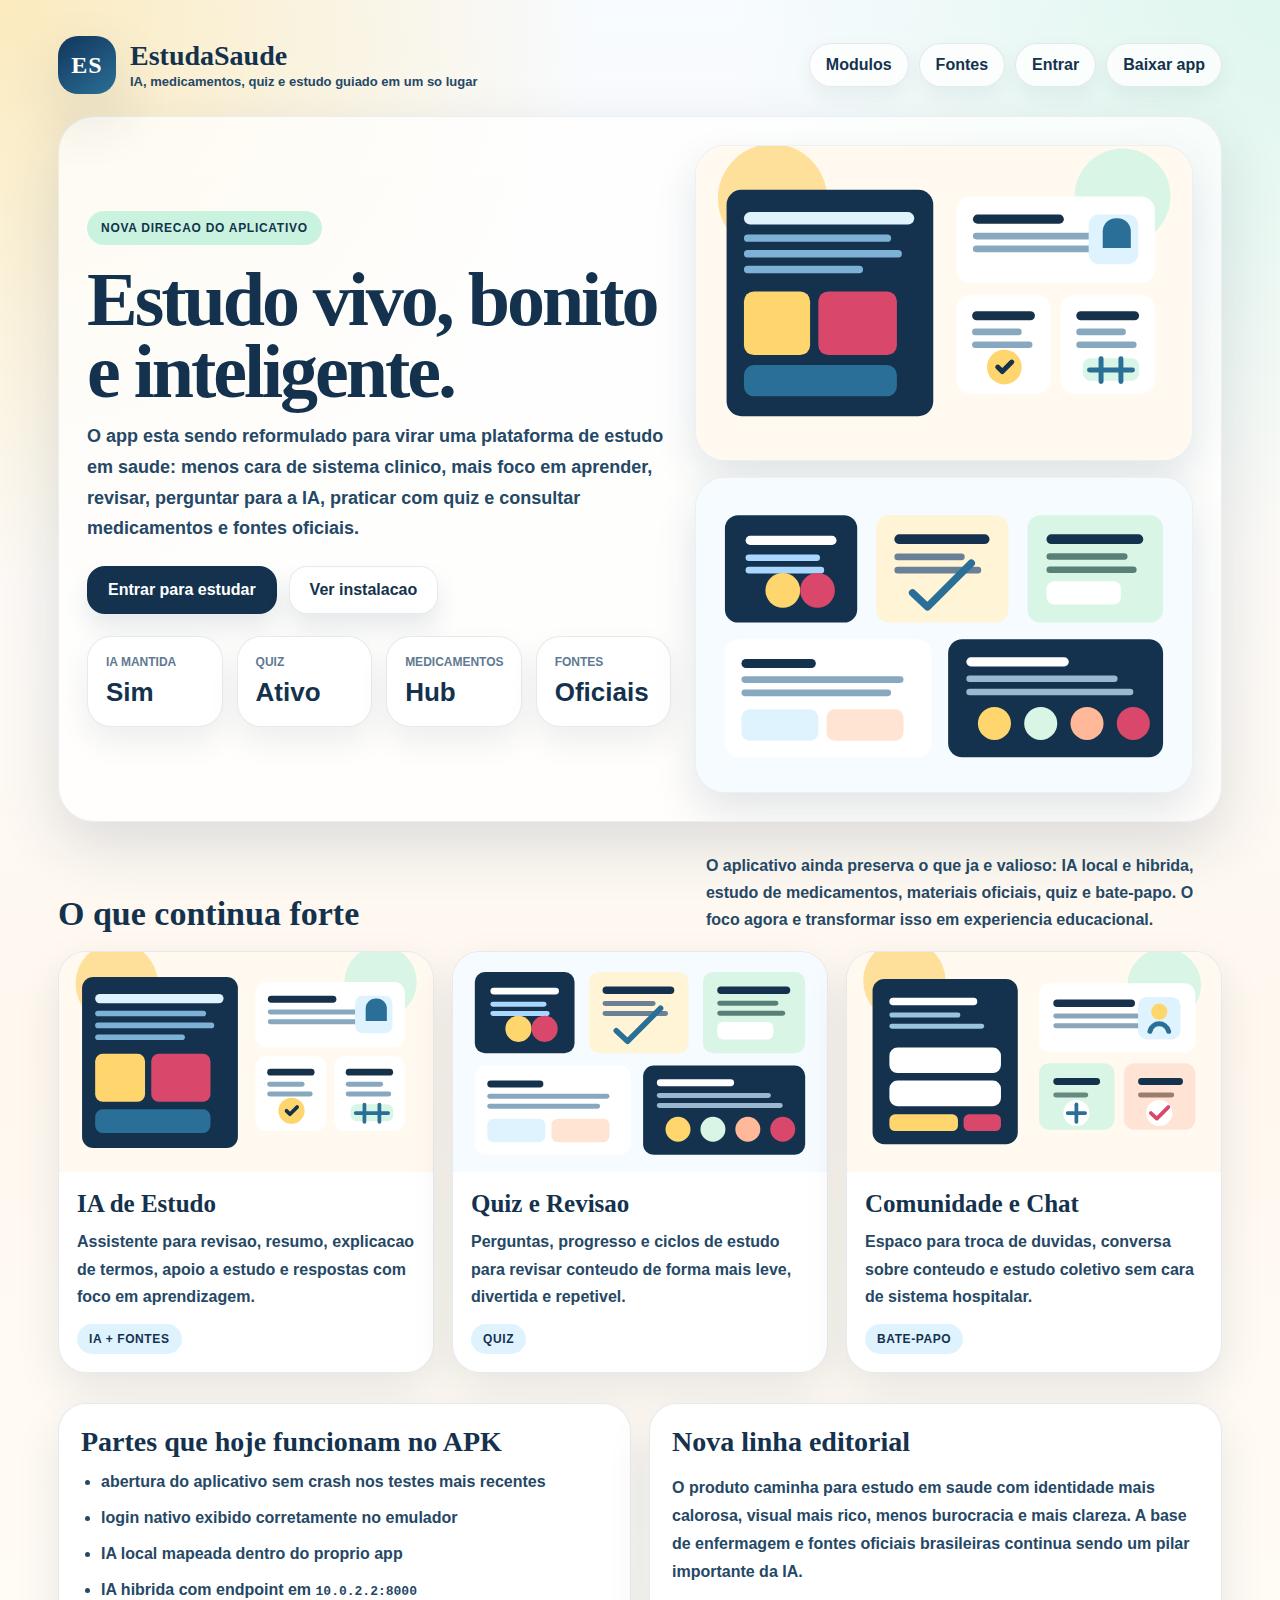
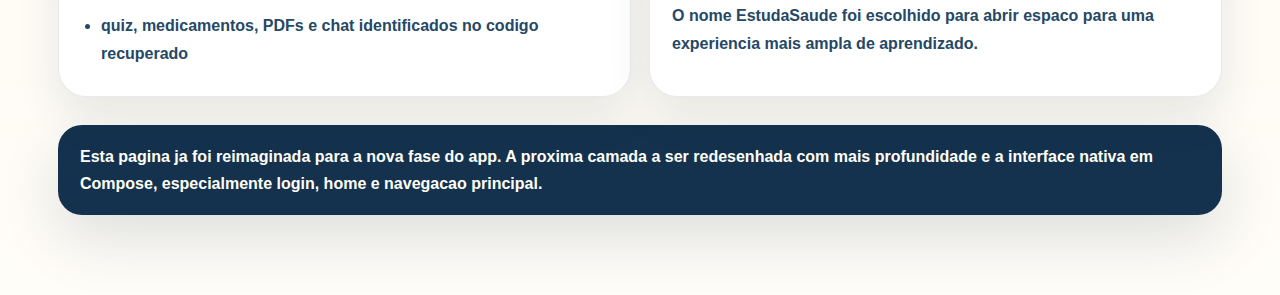
<file: app/src/main/assets/site/index.html>
<!doctype html>
<html lang="pt-BR">
<head>
  <meta charset="utf-8" />
  <meta name="viewport" content="width=device-width, initial-scale=1" />
  <meta name="theme-color" content="#12355b" />
  <meta name="description" content="EstudaSaude: plataforma de estudo com IA, quiz, medicamentos, fontes oficiais e comunidade." />
  <title>EstudaSaude - Plataforma de estudo em saude</title>
  <style>
    :root{--ink:#14324d;--ink-2:#254866;--sky:#dff3ff;--paper:#fffdf8;--mint:#c9f3df;--sun:#ffd66e;--peach:#ffb08c;--berry:#d9486b;--line:rgba(20,50,77,.10);--shadow:0 24px 60px rgba(20,50,77,.14);--radius:28px}
    *{box-sizing:border-box} body{margin:0;font-family:Georgia,"Times New Roman",serif;color:var(--ink);background:radial-gradient(circle at top left, rgba(255,214,110,.45), transparent 26%),radial-gradient(circle at top right, rgba(201,243,223,.55), transparent 24%),linear-gradient(180deg,#f8fbff 0%, #fff8ef 55%, #fffdf8 100%)} img{display:block;max-width:100%} a{text-decoration:none;color:inherit}
    .shell{max-width:1200px;margin:0 auto;padding:24px 18px 80px}.topbar{display:flex;justify-content:space-between;align-items:center;gap:16px;padding:12px 0 22px}.brand{display:flex;align-items:center;gap:14px}.brand-mark{width:58px;height:58px;border-radius:20px;background:linear-gradient(145deg,#12355b,#2a6f97);box-shadow:var(--shadow);display:grid;place-items:center;color:#fffdf8;font-weight:900;font-size:24px;letter-spacing:.04em}.brand h1{margin:0;font-size:28px;line-height:1;font-weight:900}.brand p{margin:4px 0 0;font-family:Arial,Helvetica,sans-serif;font-size:13px;color:var(--ink-2);font-weight:700}
    .nav{display:flex;flex-wrap:wrap;gap:10px;font-family:Arial,Helvetica,sans-serif}.nav a{padding:12px 16px;border-radius:999px;background:rgba(255,255,255,.76);border:1px solid var(--line);font-weight:800;box-shadow:0 8px 20px rgba(20,50,77,.06)}
    .hero{display:grid;grid-template-columns:1.08fr .92fr;gap:24px;align-items:center;background:rgba(255,255,255,.72);border:1px solid rgba(20,50,77,.08);box-shadow:var(--shadow);border-radius:36px;padding:28px;overflow:hidden}
    .hero-copy .eyebrow{display:inline-flex;align-items:center;gap:10px;border-radius:999px;padding:10px 14px;background:var(--mint);font-family:Arial,Helvetica,sans-serif;font-size:12px;font-weight:900;text-transform:uppercase;letter-spacing:.06em}
    .hero h2{margin:18px 0 14px;font-size:clamp(40px,6vw,76px);line-height:.95;letter-spacing:-.04em}.hero p{margin:0;max-width:58ch;font-family:Arial,Helvetica,sans-serif;font-size:18px;line-height:1.7;color:var(--ink-2);font-weight:600}
    .cta-row{display:flex;gap:12px;flex-wrap:wrap;margin-top:22px;font-family:Arial,Helvetica,sans-serif}.btn{padding:14px 20px;border-radius:18px;border:1px solid transparent;font-weight:900;box-shadow:0 14px 24px rgba(20,50,77,.10)}.btn-primary{background:#14324d;color:#fff}.btn-soft{background:#fff;border-color:var(--line)}
    .hero-visual{display:grid;gap:16px}.visual-card{border-radius:30px;overflow:hidden;background:#fff;border:1px solid rgba(20,50,77,.08);box-shadow:0 18px 42px rgba(20,50,77,.12)}
    .stats{margin-top:22px;display:grid;grid-template-columns:repeat(4,minmax(0,1fr));gap:14px;font-family:Arial,Helvetica,sans-serif}.stat{border-radius:24px;padding:18px;background:#fff;border:1px solid var(--line);box-shadow:0 14px 30px rgba(20,50,77,.08)}.stat .k{font-size:12px;font-weight:900;text-transform:uppercase;color:#5f7a92}.stat .v{margin-top:8px;font-size:26px;font-weight:900}
    .section{margin-top:30px;display:grid;gap:18px}.section-head{display:flex;justify-content:space-between;align-items:end;gap:16px}.section-head h3{margin:0;font-size:34px}.section-head p{margin:0;max-width:58ch;font-family:Arial,Helvetica,sans-serif;color:var(--ink-2);line-height:1.7;font-weight:600}
    .module-grid{display:grid;grid-template-columns:repeat(3,minmax(0,1fr));gap:18px}.module{background:#fff;border:1px solid var(--line);border-radius:28px;overflow:hidden;box-shadow:0 18px 44px rgba(20,50,77,.10)}.module img{width:100%;height:220px;object-fit:cover;background:#e9f4fb}.module-body{padding:18px}.module-body h4{margin:0 0 10px;font-size:25px}.module-body p{margin:0;font-family:Arial,Helvetica,sans-serif;line-height:1.7;color:var(--ink-2);font-weight:600}.module-tag{display:inline-block;margin-top:14px;padding:8px 12px;border-radius:999px;background:var(--sky);font-family:Arial,Helvetica,sans-serif;font-size:12px;font-weight:900;text-transform:uppercase;letter-spacing:.05em}
    .split{display:grid;grid-template-columns:1fr 1fr;gap:18px}.panel{background:#fff;border:1px solid var(--line);border-radius:28px;padding:22px;box-shadow:0 18px 44px rgba(20,50,77,.10)}.panel h4{margin:0 0 10px;font-size:28px}.panel p,.panel li{font-family:Arial,Helvetica,sans-serif;color:var(--ink-2);line-height:1.75;font-weight:600}.panel ul{margin:0;padding-left:20px}.panel li+li{margin-top:8px}
    .footer-note{margin-top:28px;padding:18px 22px;border-radius:24px;background:#14324d;color:#fffef7;font-family:Arial,Helvetica,sans-serif;line-height:1.7;font-weight:700;box-shadow:var(--shadow)}
    @media (max-width:980px){.hero,.split,.module-grid{grid-template-columns:1fr}.stats{grid-template-columns:repeat(2,minmax(0,1fr))}} @media (max-width:640px){.topbar,.section-head{display:block}.nav{margin-top:14px}.stats{grid-template-columns:1fr}.hero{padding:20px}.module img{height:190px}}
  </style>
</head>
<body>
  <main class="shell">
    <header class="topbar">
      <div class="brand"><div class="brand-mark">ES</div><div><h1>EstudaSaude</h1><p>IA, medicamentos, quiz e estudo guiado em um so lugar</p></div></div>
      <nav class="nav"><a href="#modulos">Modulos</a><a href="#fontes">Fontes</a><a href="./login.html?mode=login">Entrar</a><a href="./download-app.html">Baixar app</a></nav>
    </header>
    <section class="hero">
      <div class="hero-copy">
        <span class="eyebrow">Nova direcao do aplicativo</span>
        <h2>Estudo vivo, bonito e inteligente.</h2>
        <p>O app esta sendo reformulado para virar uma plataforma de estudo em saude: menos cara de sistema clinico, mais foco em aprender, revisar, perguntar para a IA, praticar com quiz e consultar medicamentos e fontes oficiais.</p>
        <div class="cta-row"><a class="btn btn-primary" href="./login.html?mode=login">Entrar para estudar</a><a class="btn btn-soft" href="./download-app.html">Ver instalacao</a></div>
        <div class="stats">
          <div class="stat"><div class="k">IA mantida</div><div class="v">Sim</div></div>
          <div class="stat"><div class="k">Quiz</div><div class="v">Ativo</div></div>
          <div class="stat"><div class="k">Medicamentos</div><div class="v">Hub</div></div>
          <div class="stat"><div class="k">Fontes</div><div class="v">Oficiais</div></div>
        </div>
      </div>
      <div class="hero-visual">
        <div class="visual-card"><img src="./img/hero-study.svg" alt="Painel ilustrado com estudo, quiz, IA e materiais" /></div>
        <div class="visual-card"><img src="./img/modules-collage.svg" alt="Colagem visual dos modulos de estudo" /></div>
      </div>
    </section>
    <section class="section" id="modulos">
      <div class="section-head">
        <h3>O que continua forte</h3>
        <p>O aplicativo ainda preserva o que ja e valioso: IA local e hibrida, estudo de medicamentos, materiais oficiais, quiz e bate-papo. O foco agora e transformar isso em experiencia educacional.</p>
      </div>
      <div class="module-grid">
        <article class="module"><img src="./img/hero-study.svg" alt="Ilustracao do modulo de IA de estudo" /><div class="module-body"><h4>IA de Estudo</h4><p>Assistente para revisao, resumo, explicacao de termos, apoio a estudo e respostas com foco em aprendizagem.</p><span class="module-tag">IA + fontes</span></div></article>
        <article class="module"><img src="./img/modules-collage.svg" alt="Ilustracao do modulo de quiz e revisao" /><div class="module-body"><h4>Quiz e Revisao</h4><p>Perguntas, progresso e ciclos de estudo para revisar conteudo de forma mais leve, divertida e repetivel.</p><span class="module-tag">Quiz</span></div></article>
        <article class="module"><img src="./img/login-fun.svg" alt="Ilustracao do modulo de chat e comunidade" /><div class="module-body"><h4>Comunidade e Chat</h4><p>Espaco para troca de duvidas, conversa sobre conteudo e estudo coletivo sem cara de sistema hospitalar.</p><span class="module-tag">Bate-papo</span></div></article>
      </div>
    </section>
    <section class="section">
      <div class="split">
        <article class="panel"><h4>Partes que hoje funcionam no APK</h4><ul><li>abertura do aplicativo sem crash nos testes mais recentes</li><li>login nativo exibido corretamente no emulador</li><li>IA local mapeada dentro do proprio app</li><li>IA hibrida com endpoint em <code>10.0.2.2:8000</code></li><li>quiz, medicamentos, PDFs e chat identificados no codigo recuperado</li></ul></article>
        <article class="panel" id="fontes"><h4>Nova linha editorial</h4><p>O produto caminha para estudo em saude com identidade mais calorosa, visual mais rico, menos burocracia e mais clareza. A base de enfermagem e fontes oficiais brasileiras continua sendo um pilar importante da IA.</p><p>O nome <strong>EstudaSaude</strong> foi escolhido para abrir espaco para uma experiencia mais ampla de aprendizado.</p></article>
      </div>
    </section>
    <section class="footer-note">Esta pagina ja foi reimaginada para a nova fase do app. A proxima camada a ser redesenhada com mais profundidade e a interface nativa em Compose, especialmente login, home e navegacao principal.</section>
  </main>
</body>
</html>
</file>
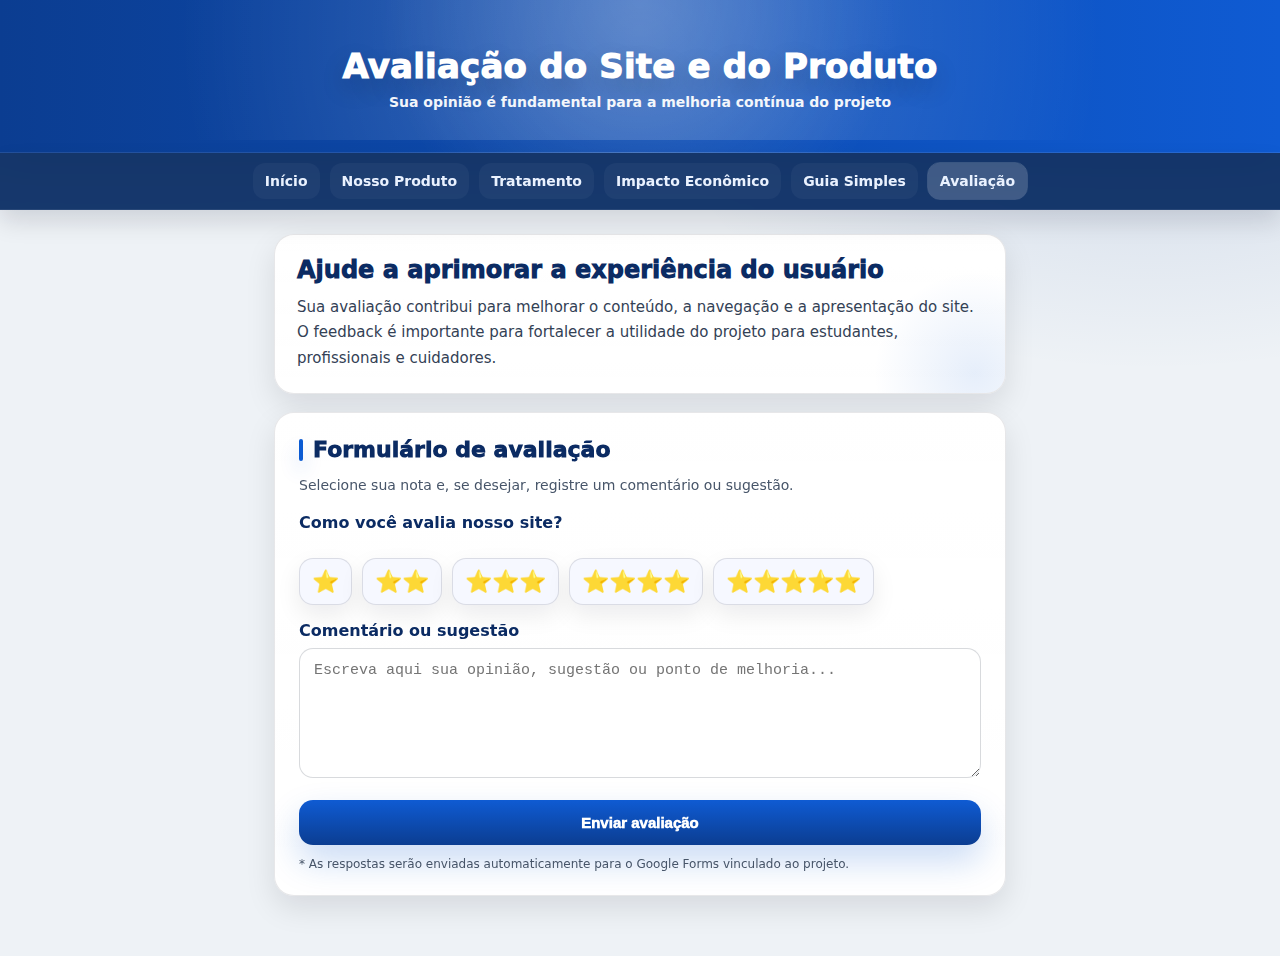
<file: avaliacao.html>
<!DOCTYPE html>
<html lang="pt-BR">
<head>
<meta charset="UTF-8" />
<meta name="viewport" content="width=device-width, initial-scale=1.0" />
<title>Avaliação do Projeto</title>

<style>
html, body{
  margin:0;
  padding:0;
}

body.avaliacao{
  margin:0;
  font-family:Inter, system-ui, -apple-system, Segoe UI, Roboto, Arial, sans-serif;
  color:#0f172a;
  background:
    radial-gradient(1200px 600px at 10% -10%, rgba(11,91,211,.14), transparent 55%),
    radial-gradient(900px 500px at 90% 10%, rgba(11,61,145,.12), transparent 55%),
    #eef2f6;
}

body.avaliacao{
  --a-blue-1:#0b3d91;
  --a-blue-2:#0f5bd3;
  --a-blue-3:#0b5bd3;
  --a-navy:#082c63;
  --a-card:#ffffff;
  --a-muted:#475569;
  --a-border:rgba(15, 23, 42, .10);
  --a-radius:20px;
  --a-shadow:0 12px 30px rgba(2,6,23,.10);
  --a-shadow-2:0 18px 45px rgba(2,6,23,.14);
  --a-soft:0 10px 24px rgba(2,6,23,.08);
  --a-ring:0 0 0 4px rgba(56,130,246,.18);
}

body.avaliacao *{ box-sizing:border-box; }

body.avaliacao header{
  background:
    radial-gradient(circle at top center, rgba(255,255,255,.18), transparent 40%),
    linear-gradient(90deg, var(--a-blue-1), var(--a-blue-2));
  color:#fff;
  text-align:center;
  padding:46px 15px 28px;
  position:relative;
  overflow:hidden;
  box-shadow:0 14px 28px rgba(2,6,23,.18);
  border-bottom:1px solid rgba(255,255,255,.10);
}

body.avaliacao header::after{
  content:"";
  position:absolute;
  inset:-40px -120px auto -120px;
  height:180px;
  background:radial-gradient(circle at 50% 40%, rgba(255,255,255,.20), transparent 60%);
  pointer-events:none;
}

body.avaliacao header h1{
  margin:0;
  font-size:clamp(24px, 3.6vw, 34px);
  font-weight:1000;
  letter-spacing:.2px;
  text-shadow:0 10px 24px rgba(2,6,23,.18);
  position:relative;
  z-index:1;
}

body.avaliacao header p{
  margin-top:8px;
  font-size:14px;
  opacity:.94;
  position:relative;
  z-index:1;
  font-weight:700;
}

body.avaliacao nav{
  background:rgba(8,44,99,.94);
  backdrop-filter:blur(10px);
  position:sticky;
  top:0;
  z-index:50;
  padding:10px 12px;
  display:flex;
  justify-content:center;
  gap:10px;
  flex-wrap:wrap;
  box-shadow:0 12px 24px rgba(2,6,23,.12);
  border-bottom:1px solid rgba(255,255,255,.08);
}

body.avaliacao nav a{
  color:#eaf2ff;
  text-decoration:none;
  font-weight:900;
  font-size:14px;
  padding:10px 12px;
  border-radius:12px;
  white-space:nowrap;
  transition:transform .15s ease, background .15s ease, box-shadow .15s ease;
  outline:none;
  background:rgba(255,255,255,.04);
}

body.avaliacao nav a:hover{
  background:rgba(255,255,255,0.14);
  transform:translateY(-1px);
  box-shadow:0 10px 18px rgba(2,6,23,.18);
}

body.avaliacao nav a:focus-visible{
  box-shadow:var(--a-ring);
  background:rgba(255,255,255,0.14);
}

body.avaliacao nav a[aria-current="page"]{
  background:rgba(255,255,255,0.18);
  outline:1px solid rgba(255,255,255,.16);
}

body.avaliacao main{
  max-width:760px;
  margin:24px auto 60px;
  padding:0 14px;
}

body.avaliacao .intro{
  background:linear-gradient(180deg, rgba(255,255,255,1), rgba(255,255,255,.98));
  padding:22px;
  border-radius:var(--a-radius);
  box-shadow:var(--a-shadow);
  border:1px solid var(--a-border);
  margin-bottom:18px;
  position:relative;
  overflow:hidden;
}

body.avaliacao .intro::before{
  content:"";
  position:absolute;
  inset:auto -80px -90px auto;
  width:220px;
  height:220px;
  border-radius:50%;
  background:radial-gradient(circle at center, rgba(11,91,211,.10), transparent 65%);
  pointer-events:none;
}

body.avaliacao .intro h2{
  margin:0 0 10px;
  color:#0b2b63;
  font-size:24px;
  font-weight:1000;
  line-height:1.15;
  position:relative;
  z-index:1;
}

body.avaliacao .intro p{
  margin:0;
  color:#334155;
  line-height:1.7;
  font-size:15px;
  position:relative;
  z-index:1;
}

body.avaliacao .card{
  background:linear-gradient(180deg, rgba(255,255,255,1), rgba(255,255,255,.98));
  padding:24px;
  border-radius:var(--a-radius);
  box-shadow:var(--a-shadow);
  border:1px solid var(--a-border);
  position:relative;
  overflow:hidden;
  transition:transform .18s ease, box-shadow .18s ease, border-color .18s ease;
  will-change:transform;
}

body.avaliacao .card::before{
  content:"";
  position:absolute;
  inset:-2px;
  background:radial-gradient(700px 260px at 20% 0%, rgba(11,91,211,.10), transparent 55%);
  opacity:0;
  transition:opacity .18s ease;
  pointer-events:none;
}

body.avaliacao .card:hover{
  transform:translateY(-3px);
  box-shadow:var(--a-shadow-2);
  border-color:rgba(11,91,211,.22);
}

body.avaliacao .card:hover::before{ opacity:1; }

body.avaliacao .card:focus-within{
  box-shadow:var(--a-shadow-2), var(--a-ring);
  border-color:rgba(11,91,211,.30);
}

body.avaliacao .section-title{
  font-size:22px;
  font-weight:950;
  margin:0 0 12px;
  color:#0b2b63;
  display:flex;
  align-items:center;
  gap:10px;
  position:relative;
  z-index:1;
}

body.avaliacao .section-title::before{
  content:"";
  width:4px;
  height:22px;
  border-radius:999px;
  background:var(--a-blue-3);
  box-shadow:0 10px 18px rgba(11,91,211,.25);
}

body.avaliacao .muted{
  color:var(--a-muted);
  font-size:14px;
  line-height:1.65;
  margin:0 0 4px;
  position:relative;
  z-index:1;
}

body.avaliacao label{
  font-weight:900;
  display:block;
  margin-top:16px;
  color:#0b2b63;
  position:relative;
  z-index:1;
}

body.avaliacao .estrelas{
  display:flex;
  gap:10px;
  margin-top:10px;
  flex-wrap:wrap;
  position:relative;
  z-index:1;
}

body.avaliacao .estrelas input{
  position:absolute;
  opacity:0;
  pointer-events:none;
}

body.avaliacao .estrelas label{
  font-size:22px;
  cursor:pointer;
  background:#f6f8ff;
  padding:10px 12px;
  border-radius:14px;
  border:1px solid rgba(15,23,42,.12);
  box-shadow:var(--a-soft);
  transition:transform .14s ease, box-shadow .14s ease, background .14s ease, border-color .14s ease;
  user-select:none;
}

body.avaliacao .estrelas label:hover{
  transform:translateY(-1px);
  box-shadow:0 16px 28px rgba(2,6,23,.10);
  border-color:rgba(11,91,211,.20);
}

body.avaliacao .estrelas input:checked + label{
  background:#ffe8a3;
  border-color:rgba(148,111,0,.25);
  box-shadow:0 18px 34px rgba(2,6,23,.12);
}

body.avaliacao textarea{
  width:100%;
  padding:13px 14px;
  border-radius:14px;
  border:1px solid rgba(15,23,42,.16);
  margin-top:8px;
  min-height:130px;
  resize:vertical;
  font-size:15px;
  outline:none;
  transition:box-shadow .14s ease, border-color .14s ease;
  background:#fff;
  position:relative;
  z-index:1;
}

body.avaliacao textarea:focus{
  border-color:#9cc3ff;
  box-shadow:var(--a-ring);
}

body.avaliacao button{
  margin-top:18px;
  width:100%;
  padding:14px;
  border:none;
  border-radius:14px;
  background:linear-gradient(180deg, var(--a-blue-2), var(--a-blue-1));
  color:white;
  font-weight:1000;
  font-size:15px;
  cursor:pointer;
  box-shadow:0 16px 34px rgba(15,91,211,.22);
  transition:transform .14s ease, box-shadow .14s ease, filter .14s ease;
  position:relative;
  z-index:1;
}

body.avaliacao button:hover{
  transform:translateY(-1px);
  box-shadow:0 20px 44px rgba(15,91,211,.28);
  filter:brightness(1.02);
}

body.avaliacao button:active{
  transform:translateY(0px);
}

body.avaliacao .obs{
  font-size:12px;
  margin-top:12px;
  color:var(--a-muted);
  position:relative;
  z-index:1;
}

body.avaliacao .toast{
  margin-top:14px;
  display:none;
  padding:12px 12px;
  border-radius:14px;
  border:1px solid rgba(15,23,42,.10);
  background:rgba(255,255,255,.85);
  box-shadow:var(--a-soft);
  color:#0b2b63;
  line-height:1.4;
  position:relative;
  z-index:1;
}

@media (max-width: 720px){
  body.avaliacao nav{
    justify-content:flex-start;
    flex-wrap:nowrap;
    overflow-x:auto;
    -webkit-overflow-scrolling:touch;
    scrollbar-width:none;
    scroll-snap-type:x mandatory;
  }

  body.avaliacao nav::-webkit-scrollbar{ display:none; }

  body.avaliacao nav a{
    flex:0 0 auto;
    scroll-snap-align:start;
  }
}

@media (max-width: 480px){
  body.avaliacao .intro,
  body.avaliacao .card{
    padding:18px;
  }
}

@media (prefers-reduced-motion: reduce){
  *{ transition:none !important; animation:none !important; }
}
</style>
</head>

<body class="avaliacao">

<header>
  <h1>Avaliação do Site e do Produto</h1>
  <p>Sua opinião é fundamental para a melhoria contínua do projeto</p>
</header>

<nav>
  <a href="index.html">Início</a>
  <a href="nosso-produto.html">Nosso Produto</a>
  <a href="tratamento.html">Tratamento</a>
  <a href="impacto-economico.html">Impacto Econômico</a>
  <a href="guia-simples.html">Guia Simples</a>
  <a href="avaliacao.html" aria-current="page">Avaliação</a>
</nav>

<main>
  <section class="intro">
    <h2>Ajude a aprimorar a experiência do usuário</h2>
    <p>
      Sua avaliação contribui para melhorar o conteúdo, a navegação e a apresentação do site.
      O feedback é importante para fortalecer a utilidade do projeto para estudantes, profissionais
      e cuidadores.
    </p>
  </section>

  <div class="card" id="cardAvaliacao">
    <div class="section-title">Formulário de avaliação</div>
    <p class="muted">
      Selecione sua nota e, se desejar, registre um comentário ou sugestão.
    </p>

    <form id="formAvaliacao"
      action="https://docs.google.com/forms/d/e/1FAIpQLSfXAKuJVOlM61B3tOnuUcdMldM70VHZzGrRpcMOQwswzu4rLg/formResponse"
      method="POST"
      target="_blank">

      <label>Como você avalia nosso site?</label>

      <div class="estrelas" aria-label="Avaliação por estrelas">
        <input type="radio" id="s1" name="entry.1369984255" value="⭐" required>
        <label for="s1" title="1 estrela" aria-label="1 estrela">⭐</label>

        <input type="radio" id="s2" name="entry.1369984255" value="⭐⭐">
        <label for="s2" title="2 estrelas" aria-label="2 estrelas">⭐⭐</label>

        <input type="radio" id="s3" name="entry.1369984255" value="⭐⭐⭐">
        <label for="s3" title="3 estrelas" aria-label="3 estrelas">⭐⭐⭐</label>

        <input type="radio" id="s4" name="entry.1369984255" value="⭐⭐⭐⭐">
        <label for="s4" title="4 estrelas" aria-label="4 estrelas">⭐⭐⭐⭐</label>

        <input type="radio" id="s5" name="entry.1369984255" value="⭐⭐⭐⭐⭐">
        <label for="s5" title="5 estrelas" aria-label="5 estrelas">⭐⭐⭐⭐⭐</label>
      </div>

      <label>Comentário ou sugestão</label>
      <textarea name="entry.1896760324" placeholder="Escreva aqui sua opinião, sugestão ou ponto de melhoria..."></textarea>

      <button type="submit">Enviar avaliação</button>

      <div class="obs">
        * As respostas serão enviadas automaticamente para o Google Forms vinculado ao projeto.
      </div>

      <div class="toast" id="toast">
        ✅ Obrigado! Sua avaliação será enviada em uma nova aba.
      </div>
    </form>
  </div>
</main>

<script>
(function(){
  const card = document.getElementById('cardAvaliacao');
  const canHover = window.matchMedia('(hover:hover)').matches;

  function clamp(n, min, max){ return Math.max(min, Math.min(max, n)); }

  if(canHover && card){
    card.addEventListener('mousemove', (e) => {
      const r = card.getBoundingClientRect();
      const x = (e.clientX - r.left) / r.width;
      const y = (e.clientY - r.top) / r.height;

      const rx = clamp((0.5 - y) * 5, -5, 5);
      const ry = clamp((x - 0.5) * 5, -5, 5);

      card.style.transform = `translateY(-3px) rotateX(${rx}deg) rotateY(${ry}deg)`;
    });

    card.addEventListener('mouseleave', () => {
      card.style.transform = '';
    });
  }

  const form = document.getElementById('formAvaliacao');
  const toast = document.getElementById('toast');

  if(form && toast){
    form.addEventListener('submit', () => {
      toast.style.display = 'block';
      toast.scrollIntoView({ behavior: 'smooth', block: 'nearest' });
    });
  }
})();
</script>

</body>
</html>
</file>
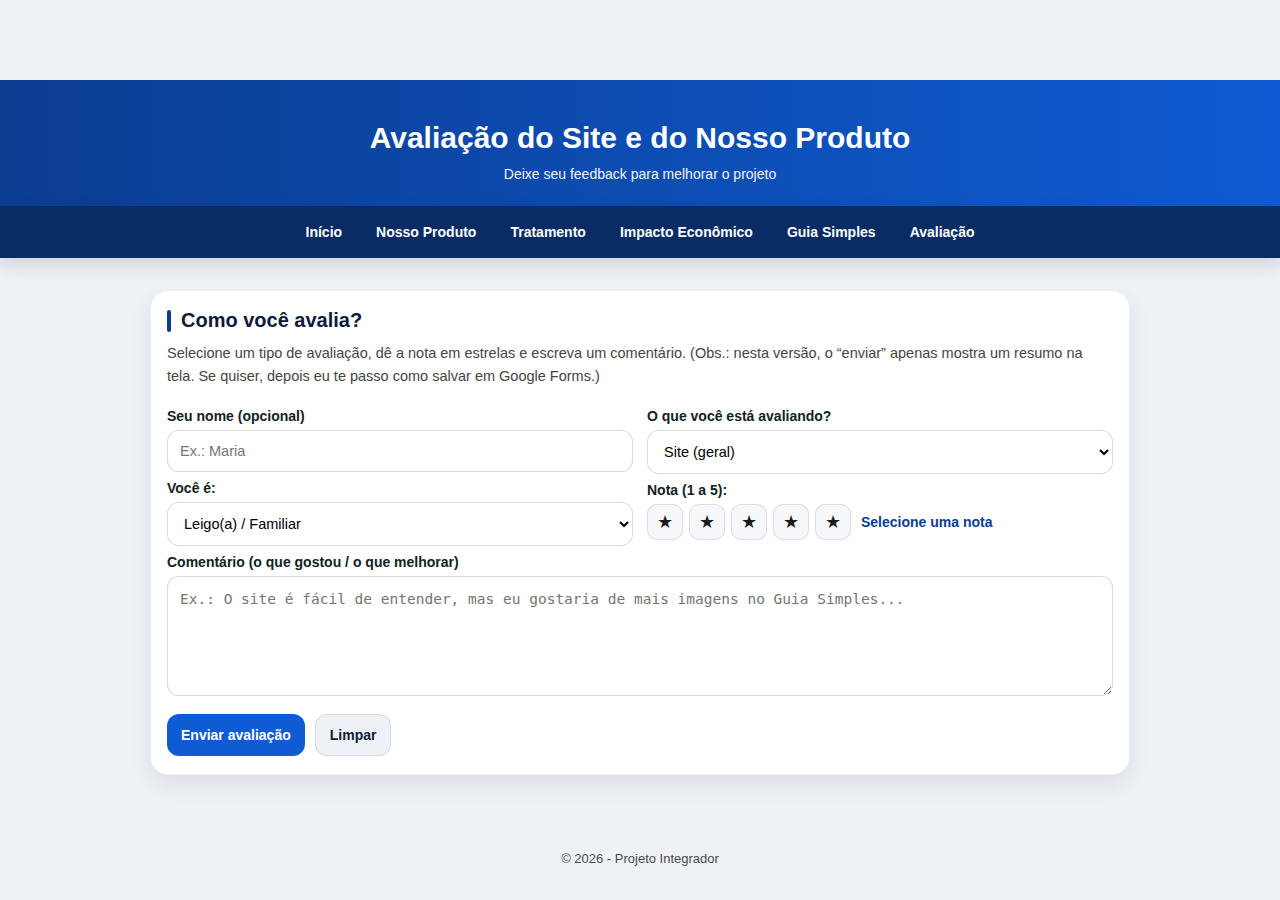
<file: avaliação.html>
<!DOCTYPE html>
<html lang="pt-BR">
<head>
  <meta charset="UTF-8" />
  <meta name="viewport" content="width=device-width, initial-scale=1.0" />
  <title>Avaliação - Lesão por Pressão</title>

  <!-- pode manter seu css global, mas vamos isolar tudo nesta página -->
  <link rel="stylesheet" href="style.css" />

  <style>
    /* =========================
       ISOLAMENTO: só AVALIAÇÃO
       ========================= */
    body.avaliacao {
      margin: 0;
      font-family: Arial, sans-serif;
      background: #eef2f6;
      color: #1a1a1a;
    }

    body.avaliacao header {
      background: linear-gradient(90deg, #0b3d91, #0f5bd3);
      color: #fff;
      text-align: center;
      padding: 40px 16px 24px;
    }
    body.avaliacao header h1 {
      margin: 0;
      font-size: 30px;
      font-weight: 800;
      line-height: 1.2;
    }
    body.avaliacao header p {
      margin: 10px 0 0;
      font-size: 14px;
      opacity: 0.95;
    }

    body.avaliacao .topnav {
      background: #082c63;
      position: sticky;
      top: 0;
      z-index: 999;
      padding: 10px;
      display: flex;
      justify-content: center;
      gap: 10px;
      flex-wrap: wrap;
      box-shadow: 0 8px 18px rgba(0,0,0,0.12);
    }
    body.avaliacao .topnav a {
      color: #fff !important;
      text-decoration: none;
      font-weight: 700;
      font-size: 14px;
      padding: 8px 12px;
      border-radius: 10px;
      white-space: nowrap;
    }
    body.avaliacao .topnav a:hover {
      background: rgba(255,255,255,0.12);
    }

    body.avaliacao main {
      max-width: 980px;
      margin: 0 auto;
      padding: 18px 14px 44px;
    }

    body.avaliacao .card {
      background: #ffffff;
      border-radius: 18px;
      padding: 18px 16px;
      margin: 14px 0;
      box-shadow: 0 10px 22px rgba(0,0,0,0.08);
      border: 1px solid rgba(0,0,0,0.06);
    }

    body.avaliacao .card h2 {
      margin: 0 0 10px;
      font-size: 20px;
      font-weight: 900;
      color: #0c1b3a;
      display: flex;
      align-items: center;
      gap: 10px;
    }

    body.avaliacao .bar {
      width: 4px;
      height: 22px;
      background: #0b3d91;
      border-radius: 10px;
      display: inline-block;
      flex: 0 0 auto;
    }

    body.avaliacao .muted {
      margin: 0 0 12px;
      color: #444;
      line-height: 1.6;
      font-size: 14.5px;
    }

    /* Form */
    body.avaliacao .form-grid {
      display: grid;
      grid-template-columns: 1fr 1fr;
      gap: 14px;
      margin-top: 8px;
    }
    @media (max-width: 780px) {
      body.avaliacao .form-grid { grid-template-columns: 1fr; }
      body.avaliacao header h1 { font-size: 26px; }
    }

    body.avaliacao label {
      display: block;
      font-weight: 700;
      margin: 8px 0 6px;
      color: #122;
      font-size: 14px;
    }

    body.avaliacao input,
    body.avaliacao select,
    body.avaliacao textarea {
      width: 100%;
      box-sizing: border-box;
      padding: 12px 12px;
      border-radius: 12px;
      border: 1px solid rgba(0,0,0,0.14);
      outline: none;
      font-size: 14.5px;
      background: #fff;
    }
    body.avaliacao textarea {
      min-height: 120px;
      resize: vertical;
      line-height: 1.5;
    }
    body.avaliacao input:focus,
    body.avaliacao select:focus,
    body.avaliacao textarea:focus {
      border-color: #0f5bd3;
      box-shadow: 0 0 0 4px rgba(15,91,211,0.12);
    }

    /* Stars */
    body.avaliacao .stars-wrap {
      display: flex;
      align-items: center;
      gap: 10px;
      flex-wrap: wrap;
      margin-top: 6px;
    }
    body.avaliacao .stars {
      display: inline-flex;
      gap: 6px;
      user-select: none;
    }
    body.avaliacao .star {
      width: 34px;
      height: 34px;
      border-radius: 10px;
      display: grid;
      place-items: center;
      cursor: pointer;
      border: 1px solid rgba(0,0,0,0.10);
      background: #f6f7fb;
      transition: transform .12s ease, background .12s ease;
      font-size: 18px;
    }
    body.avaliacao .star:hover {
      transform: translateY(-1px);
      background: #eef3ff;
    }
    body.avaliacao .star.active {
      background: #ffe8a3;
      border-color: rgba(0,0,0,0.15);
    }
    body.avaliacao .score {
      font-weight: 800;
      color: #0b3d91;
      font-size: 14px;
    }

    /* Button */
    body.avaliacao .actions {
      display: flex;
      gap: 10px;
      flex-wrap: wrap;
      margin-top: 14px;
    }
    body.avaliacao button {
      border: 0;
      border-radius: 12px;
      padding: 12px 14px;
      cursor: pointer;
      font-weight: 800;
      font-size: 14px;
    }
    body.avaliacao .btn-primary {
      background: #0f5bd3;
      color: #fff;
    }
    body.avaliacao .btn-primary:hover { filter: brightness(0.95); }
    body.avaliacao .btn-ghost {
      background: #eef2f6;
      color: #0c1b3a;
      border: 1px solid rgba(0,0,0,0.10);
    }
    body.avaliacao .btn-ghost:hover { background: #e6edf7; }

    /* Preview / result */
    body.avaliacao .result {
      margin-top: 12px;
      padding: 12px;
      border-radius: 14px;
      background: #f7fbff;
      border: 1px solid rgba(15,91,211,0.16);
      display: none;
      line-height: 1.6;
      font-size: 14.5px;
    }

    footer.avaliacao-footer {
      text-align: center;
      padding: 18px 12px;
      font-size: 13px;
      opacity: 0.8;
    }
  </style>
</head>

<body class="avaliacao">

  <header>
    <h1>Avaliação do Site e do Nosso Produto</h1>
    <p>Deixe seu feedback para melhorar o projeto</p>
  </header>

  <nav class="topnav">
    <a href="index.html">Início</a>
    <a href="nosso-produto.html">Nosso Produto</a>
    <a href="tratamento.html">Tratamento</a>
    <a href="impacto-economico.html">Impacto Econômico</a>
    <a href="guia-simples.html">Guia Simples</a>
    <a href="avaliacao.html">Avaliação</a>
  </nav>

  <main>

    <section class="card">
      <h2><span class="bar"></span>Como você avalia?</h2>
      <p class="muted">
        Selecione um tipo de avaliação, dê a nota em estrelas e escreva um comentário.
        (Obs.: nesta versão, o “enviar” apenas mostra um resumo na tela. Se quiser, depois eu te passo como salvar em Google Forms.)
      </p>

      <form id="formAvaliacao" novalidate>
        <div class="form-grid">
          <div>
            <label for="nome">Seu nome (opcional)</label>
            <input id="nome" name="nome" type="text" placeholder="Ex.: Maria" />

            <label for="perfil">Você é:</label>
            <select id="perfil" name="perfil">
              <option value="Leigo(a)">Leigo(a) / Familiar</option>
              <option value="Estudante">Estudante</option>
              <option value="Profissional">Profissional de saúde</option>
            </select>
          </div>

          <div>
            <label for="alvo">O que você está avaliando?</label>
            <select id="alvo" name="alvo" required>
              <option value="Site (geral)">Site (geral)</option>
              <option value="Nosso Produto">Nosso Produto</option>
              <option value="Tratamento">Página Tratamento</option>
              <option value="Guia Simples">Guia Simples</option>
              <option value="Impacto Econômico">Impacto Econômico</option>
            </select>

            <label>Nota (1 a 5):</label>
            <div class="stars-wrap">
              <div class="stars" id="stars" aria-label="Avaliação por estrelas">
                <div class="star" data-v="1" title="1 estrela">★</div>
                <div class="star" data-v="2" title="2 estrelas">★</div>
                <div class="star" data-v="3" title="3 estrelas">★</div>
                <div class="star" data-v="4" title="4 estrelas">★</div>
                <div class="star" data-v="5" title="5 estrelas">★</div>
              </div>
              <span class="score" id="scoreText">Selecione uma nota</span>
            </div>

            <!-- valor real -->
            <input type="hidden" id="nota" name="nota" value="0" />
          </div>
        </div>

        <label for="comentario">Comentário (o que gostou / o que melhorar)</label>
        <textarea id="comentario" name="comentario" placeholder="Ex.: O site é fácil de entender, mas eu gostaria de mais imagens no Guia Simples..."></textarea>

        <div class="actions">
          <button class="btn-primary" type="submit">Enviar avaliação</button>
          <button class="btn-ghost" type="button" id="btnLimpar">Limpar</button>
        </div>

        <div class="result" id="resultado"></div>
      </form>
    </section>

  </main>

  <footer class="avaliacao-footer">© 2026 - Projeto Integrador</footer>

  <script>
    (function () {
      const stars = Array.from(document.querySelectorAll('#stars .star'));
      const notaInput = document.getElementById('nota');
      const scoreText = document.getElementById('scoreText');
      const form = document.getElementById('formAvaliacao');
      const resultado = document.getElementById('resultado');
      const btnLimpar = document.getElementById('btnLimpar');

      function setRating(v) {
        notaInput.value = String(v);
        stars.forEach(s => {
          const sv = Number(s.dataset.v);
          s.classList.toggle('active', sv <= v);
        });
        scoreText.textContent = v ? `${v} / 5` : 'Selecione uma nota';
      }

      stars.forEach(s => {
        s.addEventListener('click', () => setRating(Number(s.dataset.v)));
      });

      btnLimpar.addEventListener('click', () => {
        form.reset();
        setRating(0);
        resultado.style.display = 'none';
        resultado.textContent = '';
      });

      form.addEventListener('submit', (e) => {
        e.preventDefault();

        const nome = document.getElementById('nome').value.trim();
        const perfil = document.getElementById('perfil').value;
        const alvo = document.getElementById('alvo').value;
        const nota = Number(notaInput.value || 0);
        const comentario = document.getElementById('comentario').value.trim();

        if (!nota) {
          alert('Por favor, selecione uma nota em estrelas (1 a 5).');
          return;
        }

        // Resultado (sem backend)
        const quem = nome ? `${nome} (${perfil})` : `Anônimo(a) (${perfil})`;

        resultado.innerHTML = `
          <strong>✅ Avaliação registrada (prévia):</strong><br>
          <strong>Quem:</strong> ${quem}<br>
          <strong>Item avaliado:</strong> ${alvo}<br>
          <strong>Nota:</strong> ${nota} / 5<br>
          <strong>Comentário:</strong> ${comentario ? comentario : '<em>sem comentário</em>'}
          <br><br>
          <em>Se você quiser salvar de verdade, posso integrar com Google Forms.</em>
        `;
        resultado.style.display = 'block';

        // opcional: limpar após enviar
        // form.reset(); setRating(0);
      });

      // Inicial
      setRating(0);
    })();
  </script>
</body>
</html>
</file>
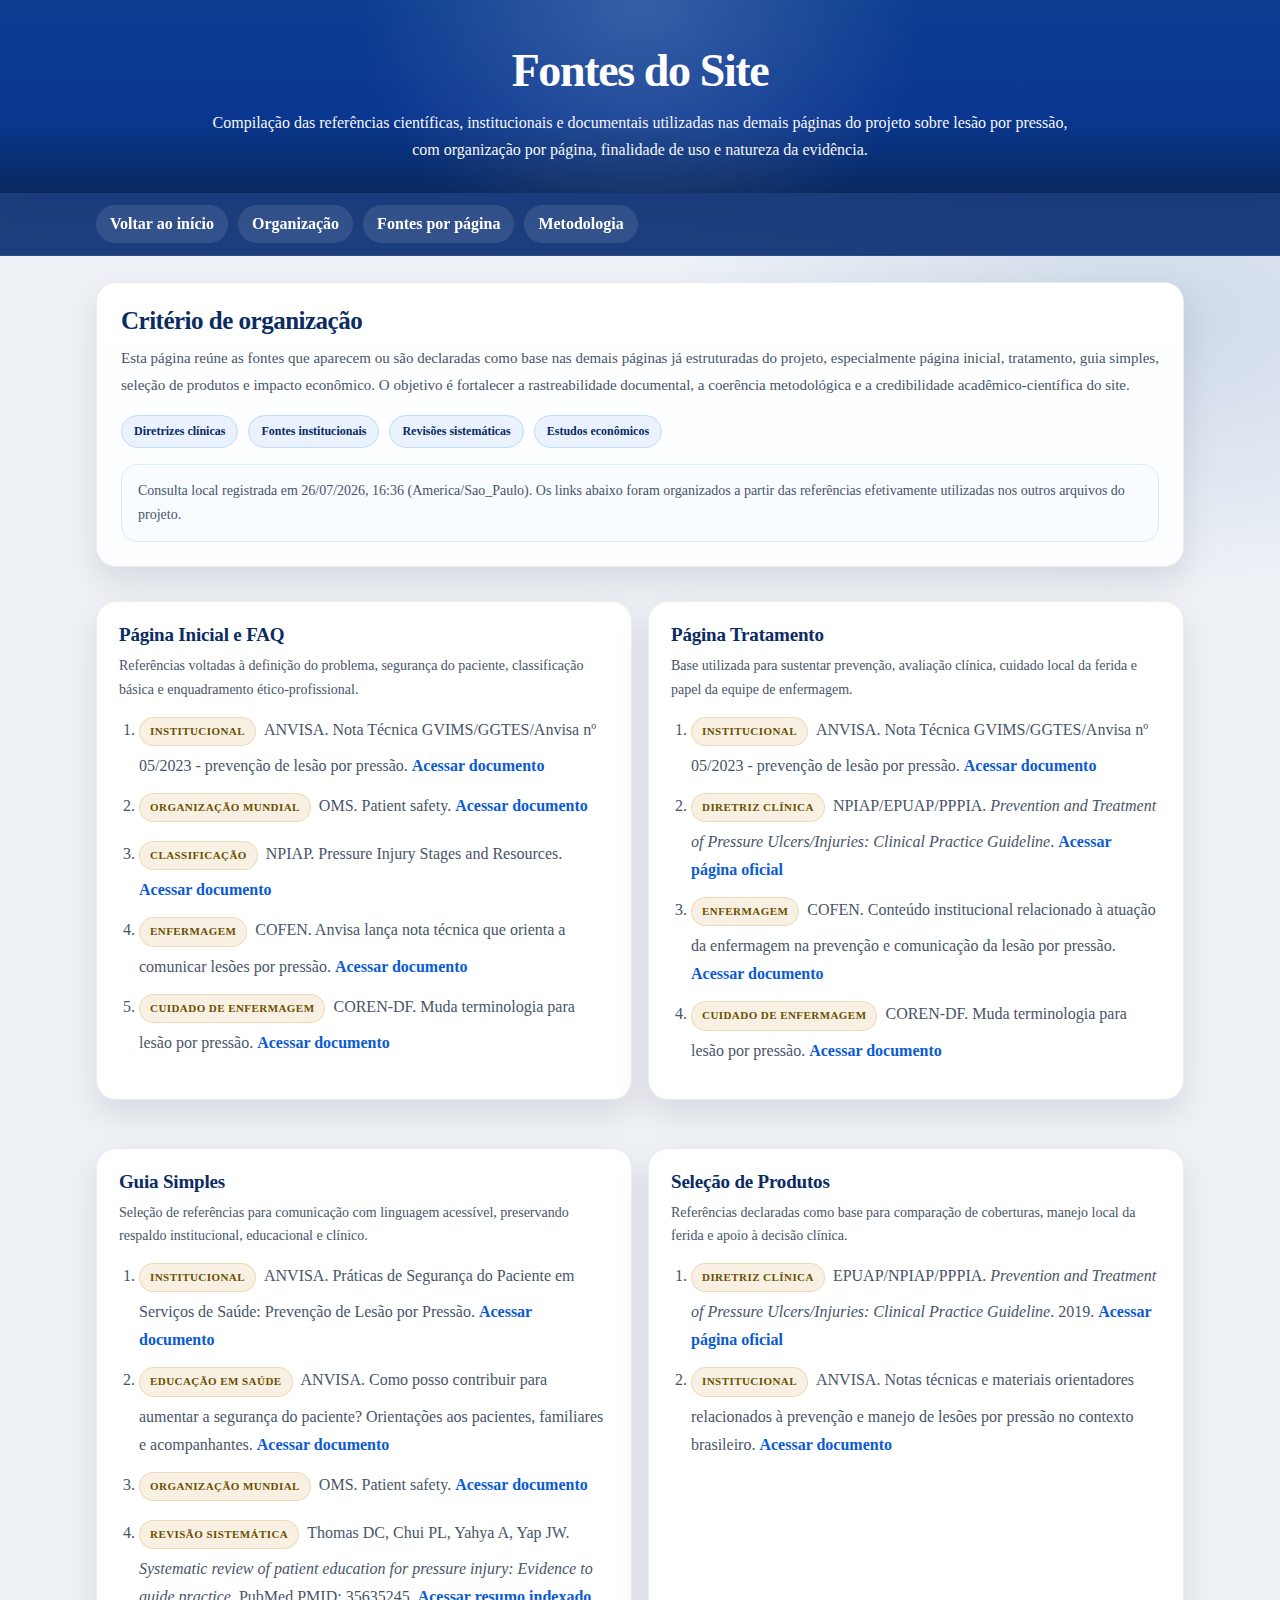
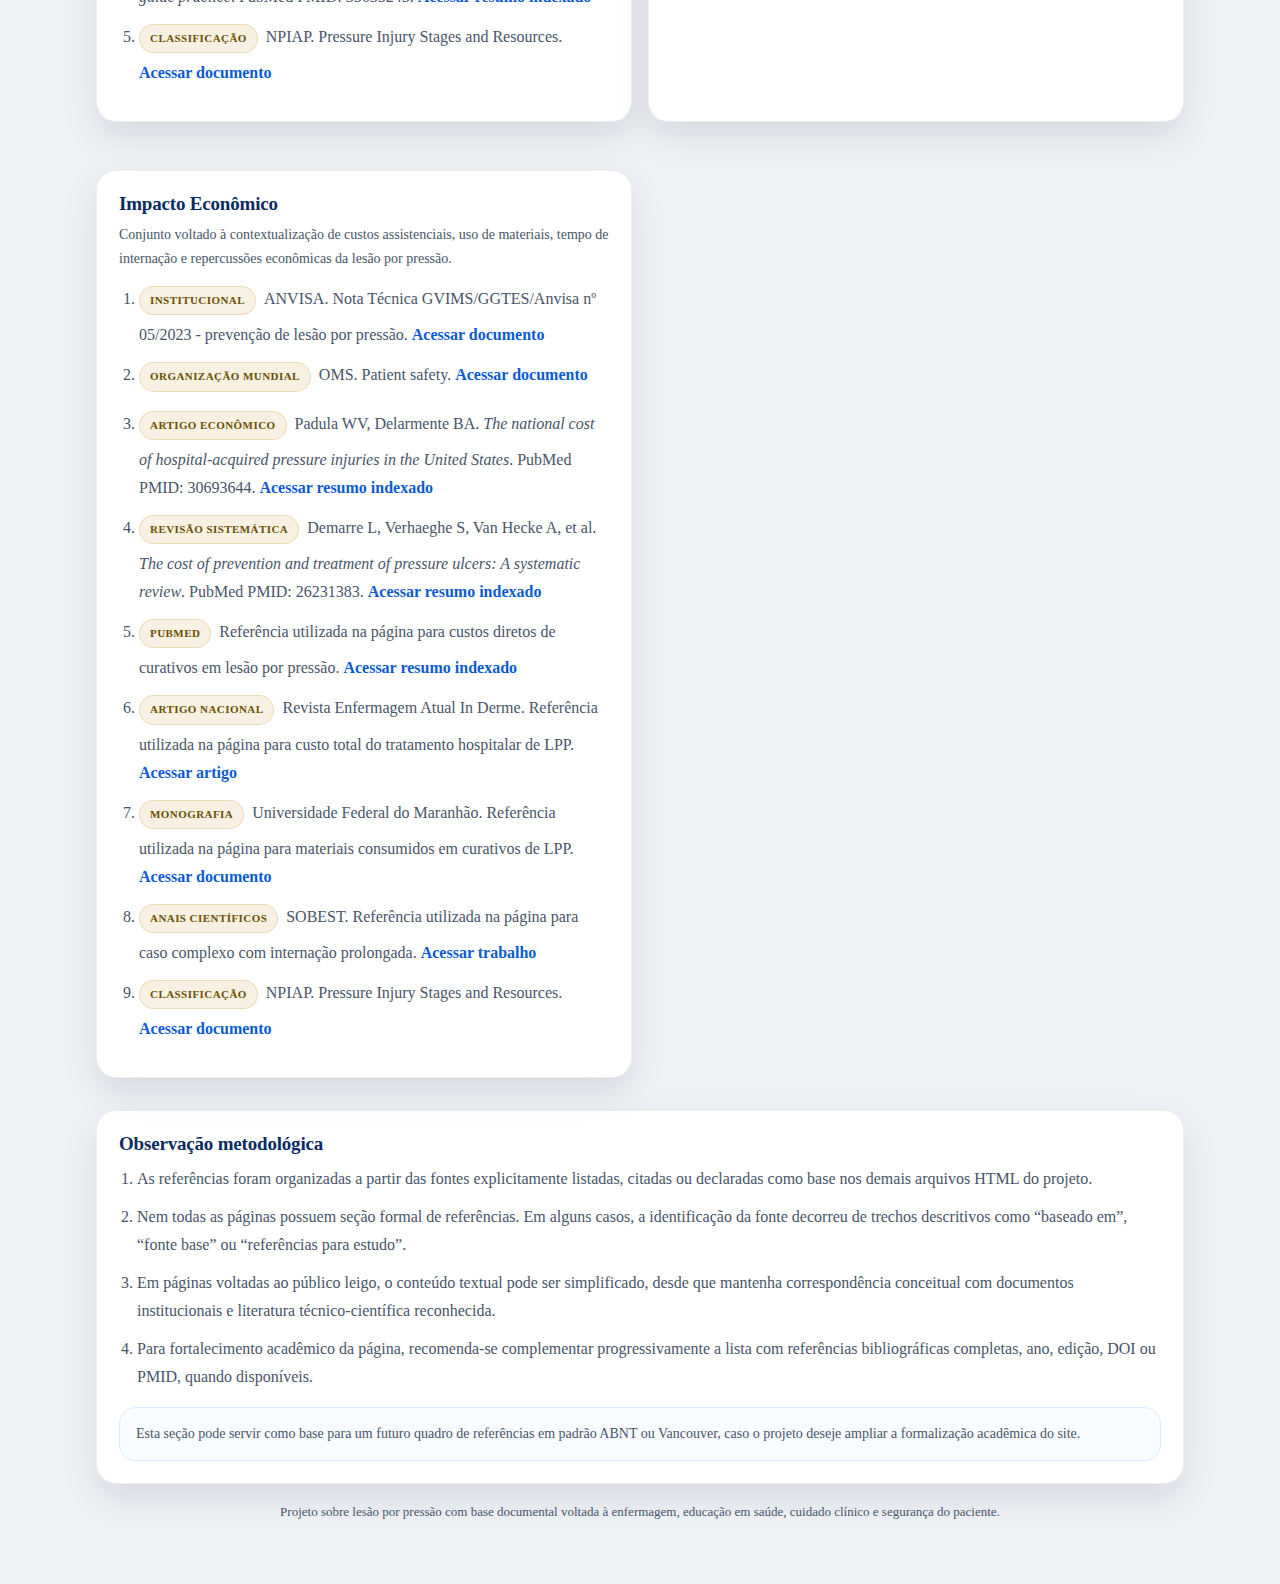
<file: fontes.html>
<!doctype html>
<html lang="pt-BR">
<head>
  <meta charset="utf-8" />
  <meta name="viewport" content="width=device-width, initial-scale=1" />
  <meta name="theme-color" content="#0b3d91" />
  <meta name="description" content="Fontes científicas e institucionais utilizadas no site sobre lesão por pressão, organizadas por página, finalidade de uso e tipo de evidência." />
  <title>Fontes do Site - Lesão por Pressão</title>

  <style>
    :root{
      --blue1:#0b3d91;
      --blue2:#0a2f73;
      --blue3:#0b5bd3;
      --blue4:#eaf2ff;
      --gold:#c58b18;
      --bg:#eef2f7;
      --text:#0f172a;
      --muted:#475569;
      --border:rgba(15,23,42,.08);
      --shadow:0 14px 34px rgba(2,6,23,.10);
      --radius:20px;
    }

    *{box-sizing:border-box}
    html{scroll-behavior:smooth}

    body{
      margin:0;
      font-family:Georgia,"Times New Roman",serif;
      color:var(--text);
      background:
        radial-gradient(1200px 600px at 10% -10%, rgba(11,91,211,.15), transparent 55%),
        radial-gradient(900px 500px at 90% 10%, rgba(11,61,145,.14), transparent 55%),
        var(--bg);
    }

    .header{
      background:
        radial-gradient(circle at top, rgba(255,255,255,.18), transparent 42%),
        linear-gradient(180deg,var(--blue1),#0a3790 60%, #08285f);
      color:#fff;
      padding:44px 16px 30px;
      text-align:center;
      box-shadow:0 18px 38px rgba(2,6,23,.16);
    }

    .header h1{
      margin:0;
      font-size:clamp(30px,4vw,46px);
      font-weight:800;
      letter-spacing:-.03em;
    }

    .header p{
      max-width:860px;
      margin:12px auto 0;
      font-size:16px;
      line-height:1.7;
      opacity:.96;
    }

    .nav{
      position:sticky;
      top:0;
      z-index:20;
      backdrop-filter:blur(10px);
      background:rgba(10,47,115,.92);
      border-bottom:1px solid rgba(255,255,255,.08);
    }

    .nav-inner{
      max-width:1120px;
      margin:0 auto;
      padding:12px 16px;
      display:flex;
      gap:10px;
      flex-wrap:wrap;
      align-items:center;
      justify-content:space-between;
    }

    .nav-links{
      display:flex;
      gap:10px;
      flex-wrap:wrap;
    }

    .nav a{
      color:#fff;
      text-decoration:none;
      font-weight:700;
      background:rgba(255,255,255,.10);
      padding:10px 14px;
      border-radius:999px;
      display:inline-block;
    }

    main{
      max-width:1120px;
      margin:26px auto 64px;
      padding:0 16px;
    }

    .hero-card,.card{
      background:#fff;
      border:1px solid var(--border);
      border-radius:var(--radius);
      box-shadow:var(--shadow);
    }

    .hero-card{
      padding:24px;
      margin-bottom:18px;
      background:linear-gradient(180deg,#ffffff,#fbfdff);
    }

    .card{
      padding:22px;
      margin:16px 0;
    }

    .title{
      margin:0 0 10px;
      font-size:25px;
      color:#0b2b63;
      font-weight:800;
      letter-spacing:-.02em;
    }

    .subtitle{
      margin:0;
      color:var(--muted);
      line-height:1.8;
      font-size:15px;
    }

    .meta{
      margin-top:16px;
      padding:14px 16px;
      border-radius:16px;
      background:#f8fbff;
      border:1px solid #dbeafe;
      color:var(--muted);
      font-size:14px;
      line-height:1.7;
    }

    .chips{
      display:flex;
      gap:10px;
      flex-wrap:wrap;
      margin-top:16px;
    }

    .chip{
      display:inline-flex;
      align-items:center;
      padding:8px 12px;
      border-radius:999px;
      background:var(--blue4);
      color:#0b2b63;
      font-size:12px;
      font-weight:700;
      border:1px solid #bfdbfe;
    }

    .grid{
      display:grid;
      grid-template-columns:repeat(2,minmax(0,1fr));
      gap:16px;
    }

    .section-title{
      margin:0 0 8px;
      font-size:19px;
      color:#0b2b63;
      font-weight:800;
      letter-spacing:-.01em;
    }

    .section-kicker{
      margin:0 0 14px;
      color:var(--muted);
      font-size:14px;
      line-height:1.7;
    }

    .refs{
      margin:0;
      padding-left:20px;
      color:var(--muted);
      line-height:1.75;
    }

    .refs li{margin:12px 0}

    .refs a{
      color:var(--blue3);
      font-weight:700;
      text-decoration:none;
    }

    .refs a:hover{text-decoration:underline}

    .source-type{
      display:inline-block;
      margin-right:8px;
      margin-bottom:6px;
      padding:4px 10px;
      border-radius:999px;
      font-size:11px;
      font-weight:800;
      letter-spacing:.04em;
      text-transform:uppercase;
      color:#6b4f00;
      background:rgba(197,139,24,.12);
      border:1px solid rgba(197,139,24,.22);
    }

    .footnote{
      margin-top:10px;
      font-size:13px;
      color:var(--muted);
      line-height:1.7;
      border-top:1px dashed rgba(15,23,42,.12);
      padding-top:12px;
    }

    .method-list{
      margin:0;
      padding-left:18px;
      color:var(--muted);
      line-height:1.75;
    }

    .method-list li{margin:10px 0}

    .footer-note{
      text-align:center;
      color:var(--muted);
      font-size:13px;
      margin-top:20px;
    }

    @media (max-width:860px){
      .grid{grid-template-columns:1fr}
    }
  </style>
</head>
<body>
  <header class="header">
    <h1>Fontes do Site</h1>
    <p>Compilação das referências científicas, institucionais e documentais utilizadas nas demais páginas do projeto sobre lesão por pressão, com organização por página, finalidade de uso e natureza da evidência.</p>
  </header>

  <nav class="nav" aria-label="Navegação da página de fontes">
    <div class="nav-inner">
      <div class="nav-links">
        <a href="index.html">Voltar ao início</a>
        <a href="#organizacao">Organização</a>
        <a href="#fontes-por-pagina">Fontes por página</a>
        <a href="#metodologia">Metodologia</a>
      </div>
    </div>
  </nav>

  <main>
    <section class="hero-card" id="organizacao">
      <h2 class="title">Critério de organização</h2>
      <p class="subtitle">Esta página reúne as fontes que aparecem ou são declaradas como base nas demais páginas já estruturadas do projeto, especialmente página inicial, tratamento, guia simples, seleção de produtos e impacto econômico. O objetivo é fortalecer a rastreabilidade documental, a coerência metodológica e a credibilidade acadêmico-científica do site.</p>
      <div class="chips" aria-label="Características da base documental">
        <span class="chip">Diretrizes clínicas</span>
        <span class="chip">Fontes institucionais</span>
        <span class="chip">Revisões sistemáticas</span>
        <span class="chip">Estudos econômicos</span>
      </div>
      <div class="meta">Consulta local registrada em <span id="stamp">—</span>. Os links abaixo foram organizados a partir das referências efetivamente utilizadas nos outros arquivos do projeto.</div>
    </section>

    <section id="fontes-por-pagina" class="grid" aria-label="Fontes por página do site">
      <section class="card">
        <h3 class="section-title">Página Inicial e FAQ</h3>
        <p class="section-kicker">Referências voltadas à definição do problema, segurança do paciente, classificação básica e enquadramento ético-profissional.</p>
        <ol class="refs">
          <li><span class="source-type">Institucional</span>ANVISA. Nota Técnica GVIMS/GGTES/Anvisa nº 05/2023 - prevenção de lesão por pressão. <a href="https://www.gov.br/anvisa/pt-br/centraisdeconteudo/publicacoes/servicosdesaude/notas-tecnicas/notas-tecnicas-vigentes/nota-tecnica-gvims-ggtes-anvisa-no-05-2023-praticas-de-seguranca-do-paciente-em-servicos-de-saude-prevencao-de-lesao-por-pressao/view" target="_blank" rel="noopener noreferrer">Acessar documento</a></li>
          <li><span class="source-type">Organização Mundial</span>OMS. Patient safety. <a href="https://www.who.int/news-room/fact-sheets/detail/patient-safety" target="_blank" rel="noopener noreferrer">Acessar documento</a></li>
          <li><span class="source-type">Classificação</span>NPIAP. Pressure Injury Stages and Resources. <a href="https://npiap.com/page/resources" target="_blank" rel="noopener noreferrer">Acessar documento</a></li>
          <li><span class="source-type">Enfermagem</span>COFEN. Anvisa lança nota técnica que orienta a comunicar lesões por pressão. <a href="https://www.cofen.gov.br/anvisa-lanca-nota-tecnica-que-orienta-a-comunicar-lesoes-por-pressao/" target="_blank" rel="noopener noreferrer">Acessar documento</a></li>
          <li><span class="source-type">Cuidado de enfermagem</span>COREN-DF. Muda terminologia para lesão por pressão. <a href="https://www.coren-df.gov.br/muda-terminologia-para-ulcera-por-pressao/" target="_blank" rel="noopener noreferrer">Acessar documento</a></li>
        </ol>
      </section>

      <section class="card">
        <h3 class="section-title">Página Tratamento</h3>
        <p class="section-kicker">Base utilizada para sustentar prevenção, avaliação clínica, cuidado local da ferida e papel da equipe de enfermagem.</p>
        <ol class="refs">
          <li><span class="source-type">Institucional</span>ANVISA. Nota Técnica GVIMS/GGTES/Anvisa nº 05/2023 - prevenção de lesão por pressão. <a href="https://www.gov.br/anvisa/pt-br/centraisdeconteudo/publicacoes/servicosdesaude/notas-tecnicas/notas-tecnicas-vigentes/nota-tecnica-gvims-ggtes-anvisa-no-05-2023-praticas-de-seguranca-do-paciente-em-servicos-de-saude-prevencao-de-lesao-por-pressao/view" target="_blank" rel="noopener noreferrer">Acessar documento</a></li>
          <li><span class="source-type">Diretriz clínica</span>NPIAP/EPUAP/PPPIA. <i>Prevention and Treatment of Pressure Ulcers/Injuries: Clinical Practice Guideline</i>. <a href="https://npiap.com/page/InternationalGuidelines" target="_blank" rel="noopener noreferrer">Acessar página oficial</a></li>
          <li><span class="source-type">Enfermagem</span>COFEN. Conteúdo institucional relacionado à atuação da enfermagem na prevenção e comunicação da lesão por pressão. <a href="https://www.cofen.gov.br/anvisa-lanca-nota-tecnica-que-orienta-a-comunicar-lesoes-por-pressao/" target="_blank" rel="noopener noreferrer">Acessar documento</a></li>
          <li><span class="source-type">Cuidado de enfermagem</span>COREN-DF. Muda terminologia para lesão por pressão. <a href="https://www.coren-df.gov.br/muda-terminologia-para-ulcera-por-pressao/" target="_blank" rel="noopener noreferrer">Acessar documento</a></li>
        </ol>
      </section>

      <section class="card">
        <h3 class="section-title">Guia Simples</h3>
        <p class="section-kicker">Seleção de referências para comunicação com linguagem acessível, preservando respaldo institucional, educacional e clínico.</p>
        <ol class="refs">
          <li><span class="source-type">Institucional</span>ANVISA. Práticas de Segurança do Paciente em Serviços de Saúde: Prevenção de Lesão por Pressão. <a href="https://www.gov.br/anvisa/pt-br/centraisdeconteudo/publicacoes/servicosdesaude/notas-tecnicas/notas-tecnicas-vigentes/nota-tecnica-gvims-ggtes-anvisa-no-05-2023-praticas-de-seguranca-do-paciente-em-servicos-de-saude-prevencao-de-lesao-por-pressao/view" target="_blank" rel="noopener noreferrer">Acessar documento</a></li>
          <li><span class="source-type">Educação em saúde</span>ANVISA. Como posso contribuir para aumentar a segurança do paciente? Orientações aos pacientes, familiares e acompanhantes. <a href="https://www.gov.br/anvisa/pt-br/centraisdeconteudo/publicacoes/servicosdesaude/publicacoes/guia-como-posso-contribuir-para-aumentar-a-seguranca-do-paciente-orientacoes-aos-pacientes-familiares-e-acompanhantes" target="_blank" rel="noopener noreferrer">Acessar documento</a></li>
          <li><span class="source-type">Organização Mundial</span>OMS. Patient safety. <a href="https://www.who.int/news-room/fact-sheets/detail/patient-safety" target="_blank" rel="noopener noreferrer">Acessar documento</a></li>
          <li><span class="source-type">Revisão sistemática</span>Thomas DC, Chui PL, Yahya A, Yap JW. <i>Systematic review of patient education for pressure injury: Evidence to guide practice</i>. PubMed PMID: 35635245. <a href="https://pubmed.ncbi.nlm.nih.gov/35635245/" target="_blank" rel="noopener noreferrer">Acessar resumo indexado</a></li>
          <li><span class="source-type">Classificação</span>NPIAP. Pressure Injury Stages and Resources. <a href="https://npiap.com/page/resources" target="_blank" rel="noopener noreferrer">Acessar documento</a></li>
        </ol>
      </section>

      <section class="card">
        <h3 class="section-title">Seleção de Produtos</h3>
        <p class="section-kicker">Referências declaradas como base para comparação de coberturas, manejo local da ferida e apoio à decisão clínica.</p>
        <ol class="refs">
          <li><span class="source-type">Diretriz clínica</span>EPUAP/NPIAP/PPPIA. <i>Prevention and Treatment of Pressure Ulcers/Injuries: Clinical Practice Guideline</i>. 2019. <a href="https://npiap.com/page/InternationalGuidelines" target="_blank" rel="noopener noreferrer">Acessar página oficial</a></li>
          <li><span class="source-type">Institucional</span>ANVISA. Notas técnicas e materiais orientadores relacionados à prevenção e manejo de lesões por pressão no contexto brasileiro. <a href="https://www.gov.br/anvisa/pt-br/centraisdeconteudo/publicacoes/servicosdesaude/notas-tecnicas/notas-tecnicas-vigentes/nota-tecnica-gvims-ggtes-anvisa-no-05-2023-praticas-de-seguranca-do-paciente-em-servicos-de-saude-prevencao-de-lesao-por-pressao/view" target="_blank" rel="noopener noreferrer">Acessar documento</a></li>
        </ol>
      </section>

      <section class="card">
        <h3 class="section-title">Impacto Econômico</h3>
        <p class="section-kicker">Conjunto voltado à contextualização de custos assistenciais, uso de materiais, tempo de internação e repercussões econômicas da lesão por pressão.</p>
        <ol class="refs">
          <li><span class="source-type">Institucional</span>ANVISA. Nota Técnica GVIMS/GGTES/Anvisa nº 05/2023 - prevenção de lesão por pressão. <a href="https://www.gov.br/anvisa/pt-br/centraisdeconteudo/publicacoes/servicosdesaude/notas-tecnicas/notas-tecnicas-vigentes/nota-tecnica-gvims-ggtes-anvisa-no-05-2023-praticas-de-seguranca-do-paciente-em-servicos-de-saude-prevencao-de-lesao-por-pressao/view" target="_blank" rel="noopener noreferrer">Acessar documento</a></li>
          <li><span class="source-type">Organização Mundial</span>OMS. Patient safety. <a href="https://www.who.int/news-room/fact-sheets/detail/patient-safety" target="_blank" rel="noopener noreferrer">Acessar documento</a></li>
          <li><span class="source-type">Artigo econômico</span>Padula WV, Delarmente BA. <i>The national cost of hospital-acquired pressure injuries in the United States</i>. PubMed PMID: 30693644. <a href="https://pubmed.ncbi.nlm.nih.gov/30693644/" target="_blank" rel="noopener noreferrer">Acessar resumo indexado</a></li>
          <li><span class="source-type">Revisão sistemática</span>Demarre L, Verhaeghe S, Van Hecke A, et al. <i>The cost of prevention and treatment of pressure ulcers: A systematic review</i>. PubMed PMID: 26231383. <a href="https://pubmed.ncbi.nlm.nih.gov/26231383/" target="_blank" rel="noopener noreferrer">Acessar resumo indexado</a></li>
          <li><span class="source-type">PubMed</span>Referência utilizada na página para custos diretos de curativos em lesão por pressão. <a href="https://pubmed.ncbi.nlm.nih.gov/27384210/" target="_blank" rel="noopener noreferrer">Acessar resumo indexado</a></li>
          <li><span class="source-type">Artigo nacional</span>Revista Enfermagem Atual In Derme. Referência utilizada na página para custo total do tratamento hospitalar de LPP. <a href="https://revistaenfermagematual.com.br/index.php/revista/article/view/93" target="_blank" rel="noopener noreferrer">Acessar artigo</a></li>
          <li><span class="source-type">Monografia</span>Universidade Federal do Maranhão. Referência utilizada na página para materiais consumidos em curativos de LPP. <a href="https://monografias.ufma.br/jspui/handle/123456789/5950" target="_blank" rel="noopener noreferrer">Acessar documento</a></li>
          <li><span class="source-type">Anais científicos</span>SOBEST. Referência utilizada na página para caso complexo com internação prolongada. <a href="https://anais.sobest.com.br/cpe/article/view/1007" target="_blank" rel="noopener noreferrer">Acessar trabalho</a></li>
          <li><span class="source-type">Classificação</span>NPIAP. Pressure Injury Stages and Resources. <a href="https://npiap.com/page/resources" target="_blank" rel="noopener noreferrer">Acessar documento</a></li>
        </ol>
      </section>
    </section>

    <section class="card" id="metodologia">
      <h3 class="section-title">Observação metodológica</h3>
      <ol class="method-list">
        <li>As referências foram organizadas a partir das fontes explicitamente listadas, citadas ou declaradas como base nos demais arquivos HTML do projeto.</li>
        <li>Nem todas as páginas possuem seção formal de referências. Em alguns casos, a identificação da fonte decorreu de trechos descritivos como “baseado em”, “fonte base” ou “referências para estudo”.</li>
        <li>Em páginas voltadas ao público leigo, o conteúdo textual pode ser simplificado, desde que mantenha correspondência conceitual com documentos institucionais e literatura técnico-científica reconhecida.</li>
        <li>Para fortalecimento acadêmico da página, recomenda-se complementar progressivamente a lista com referências bibliográficas completas, ano, edição, DOI ou PMID, quando disponíveis.</li>
      </ol>
      <div class="meta">Esta seção pode servir como base para um futuro quadro de referências em padrão ABNT ou Vancouver, caso o projeto deseje ampliar a formalização acadêmica do site.</div>
    </section>

    <p class="footer-note">Projeto sobre lesão por pressão com base documental voltada à enfermagem, educação em saúde, cuidado clínico e segurança do paciente.</p>
  </main>

  <script>
    document.getElementById('stamp').textContent =
      new Intl.DateTimeFormat('pt-BR', {
        timeZone:'America/Sao_Paulo',
        dateStyle:'short',
        timeStyle:'short'
      }).format(new Date()) + ' (America/Sao_Paulo)';
  </script>
</body>
</html>
</file>
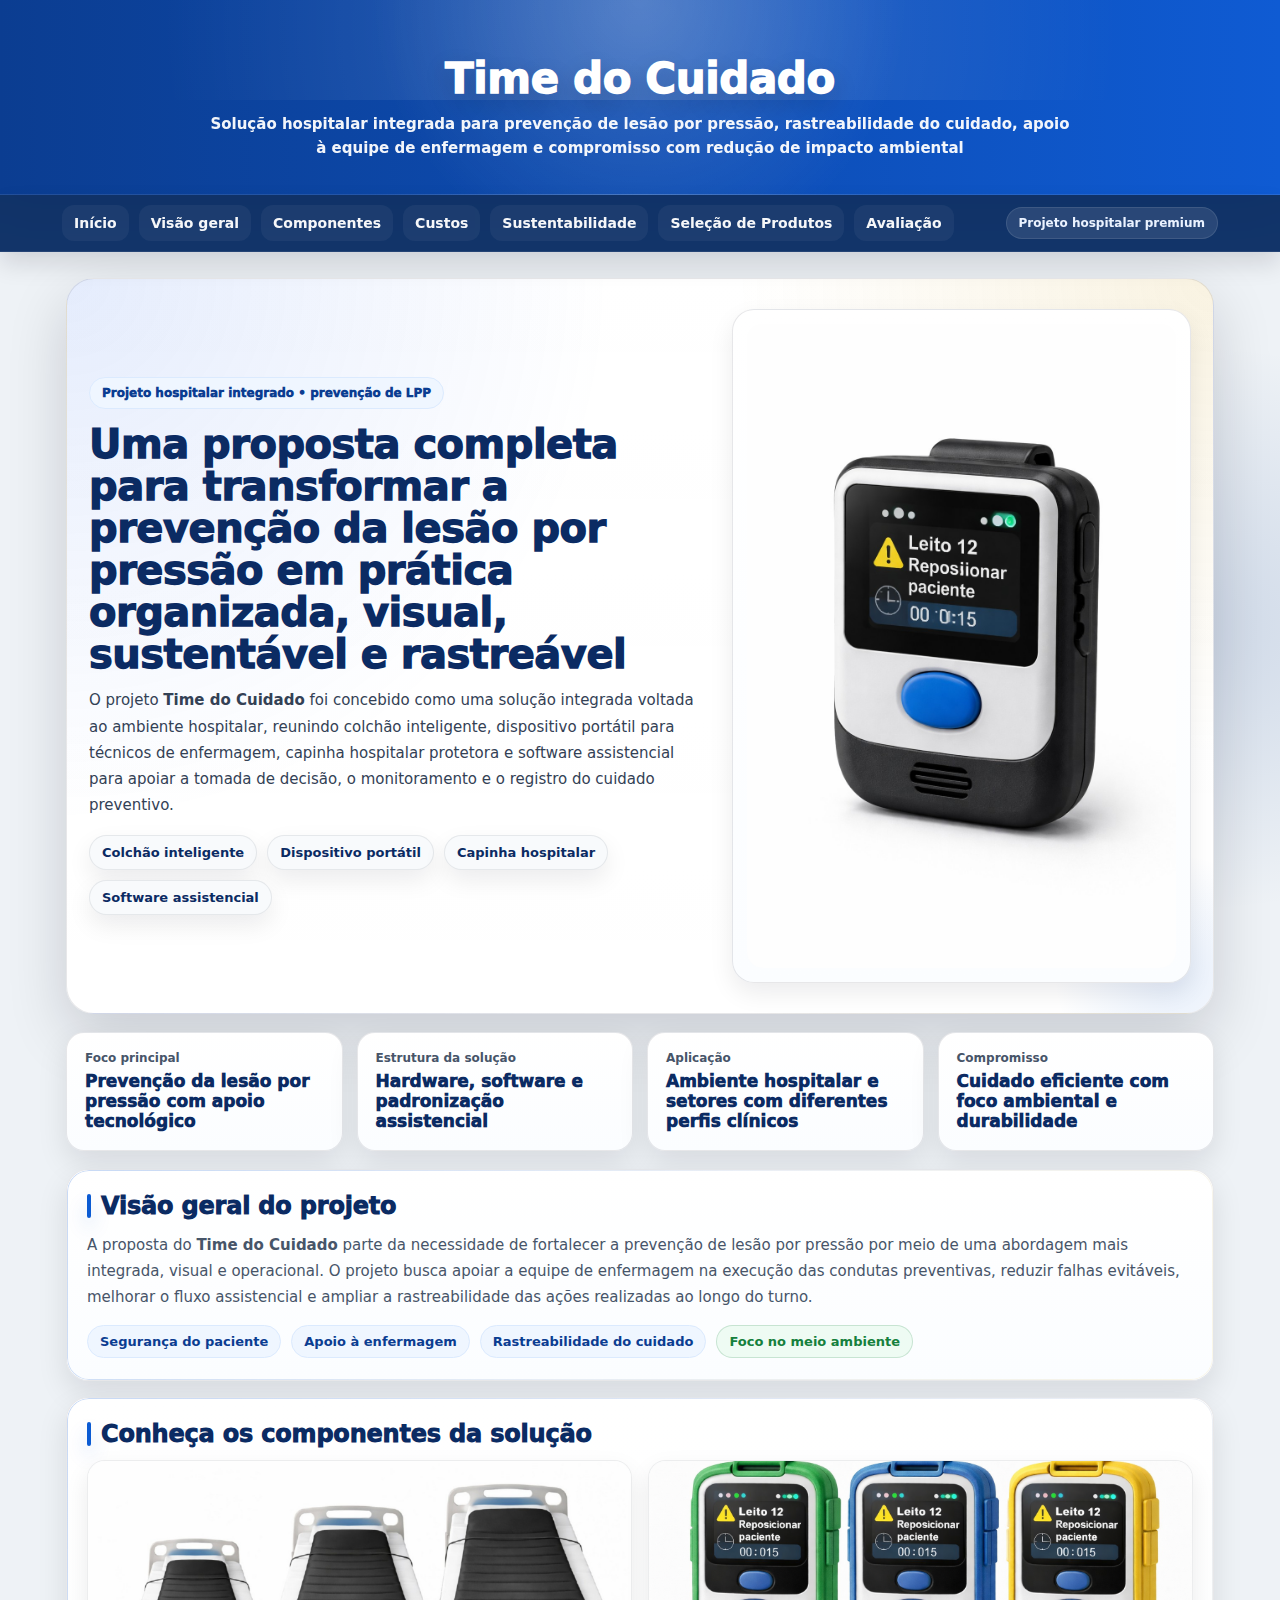
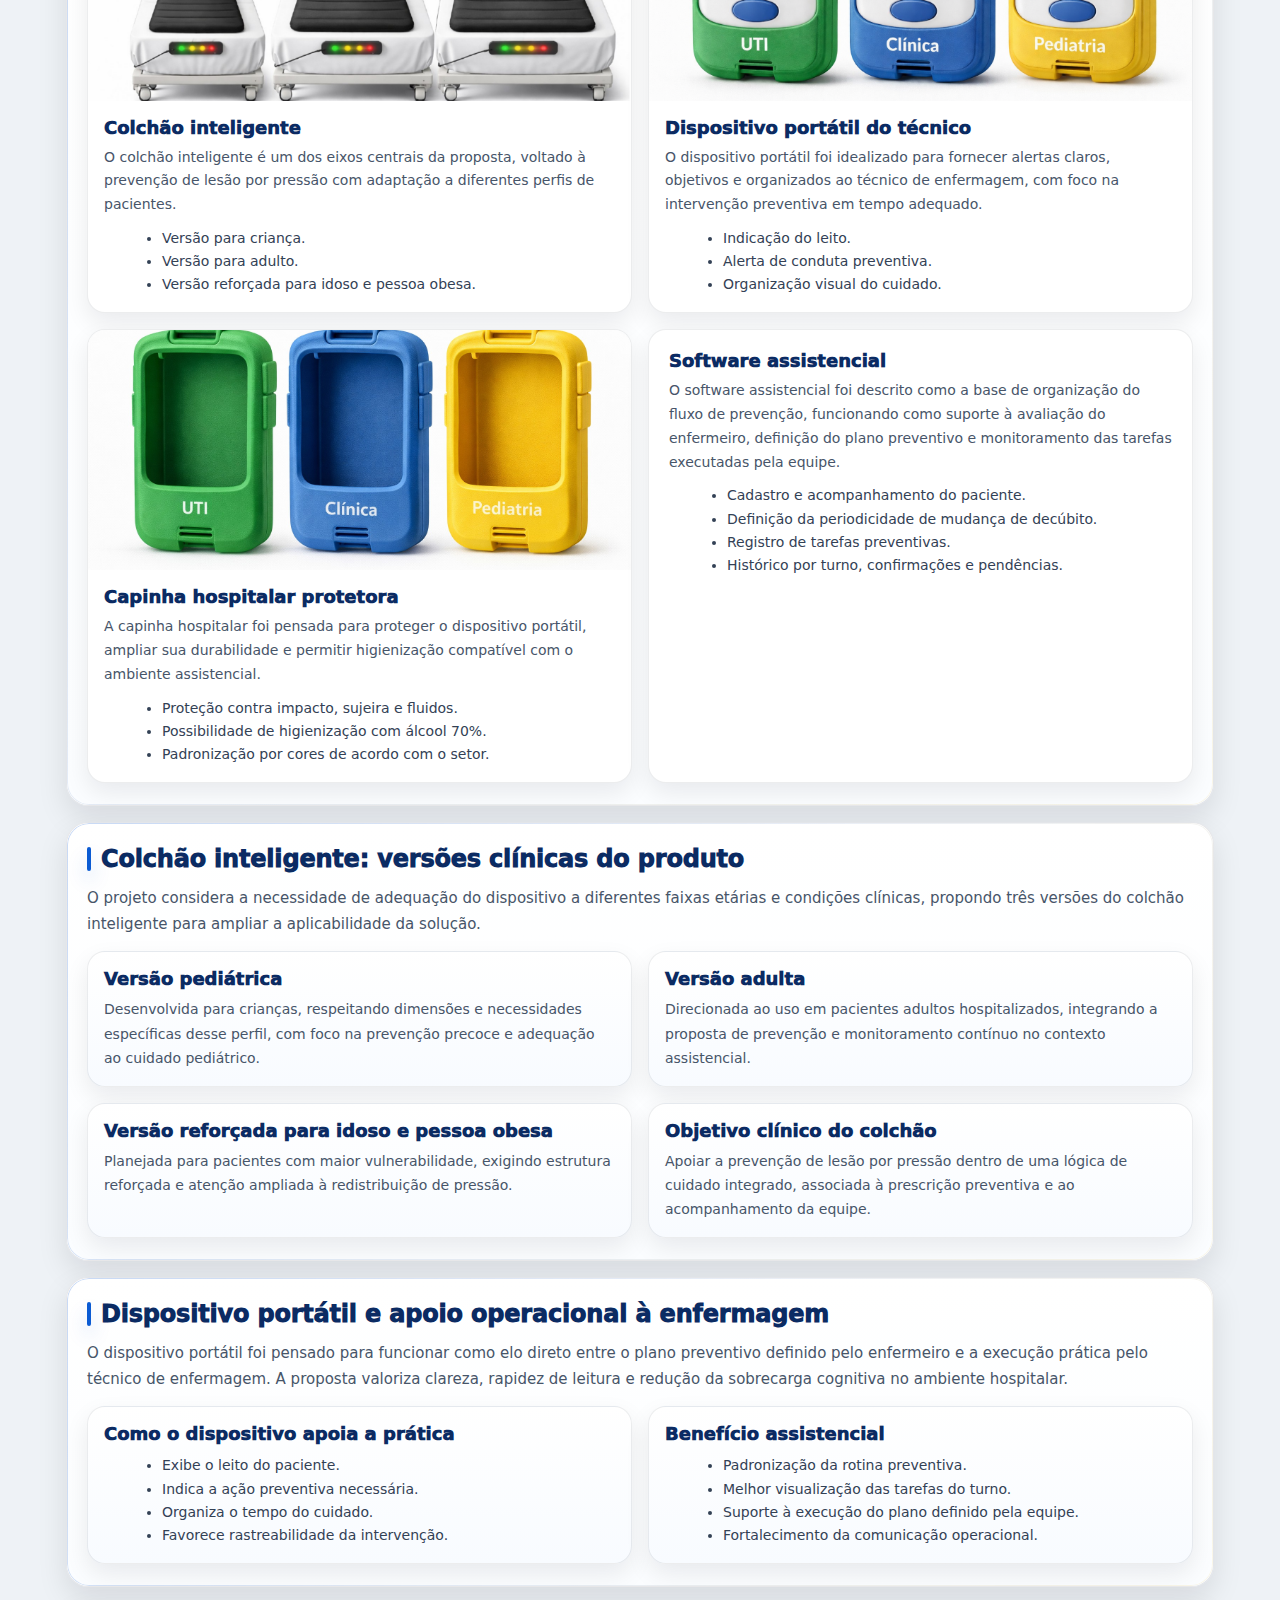
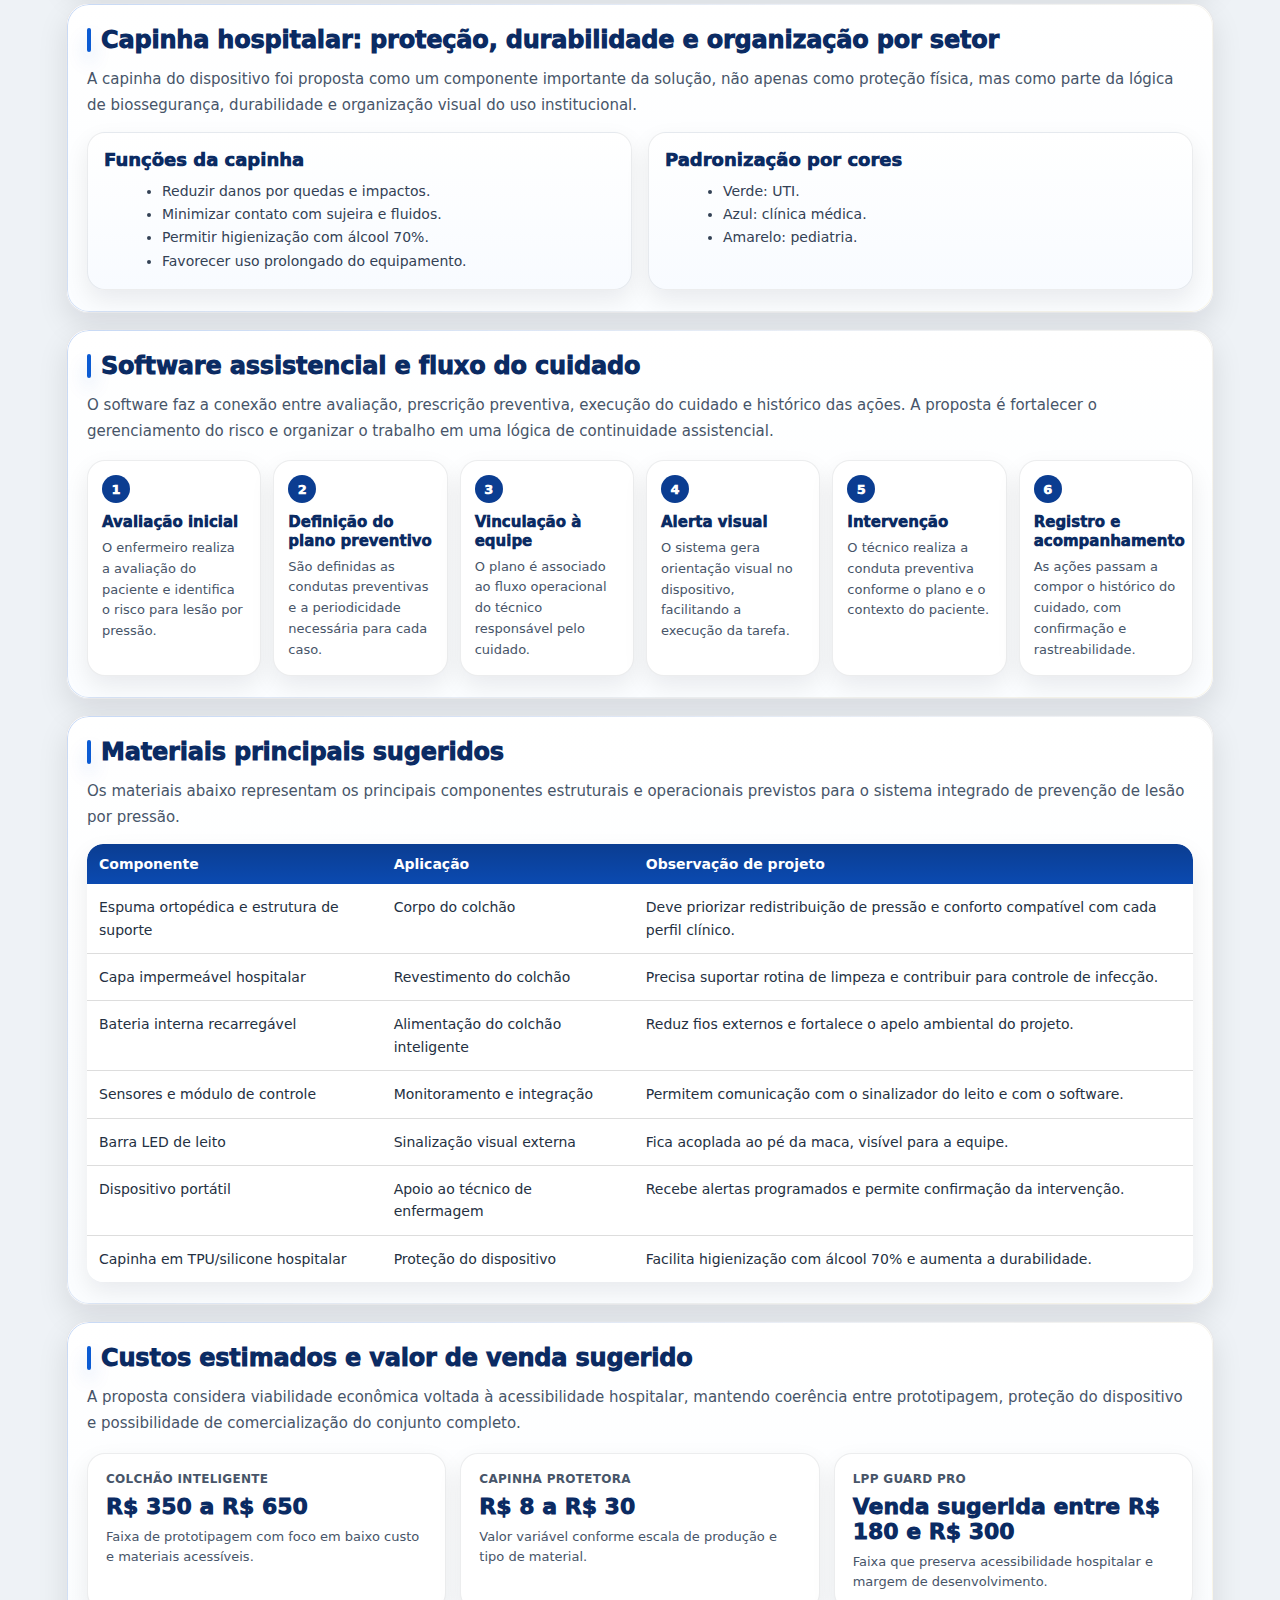
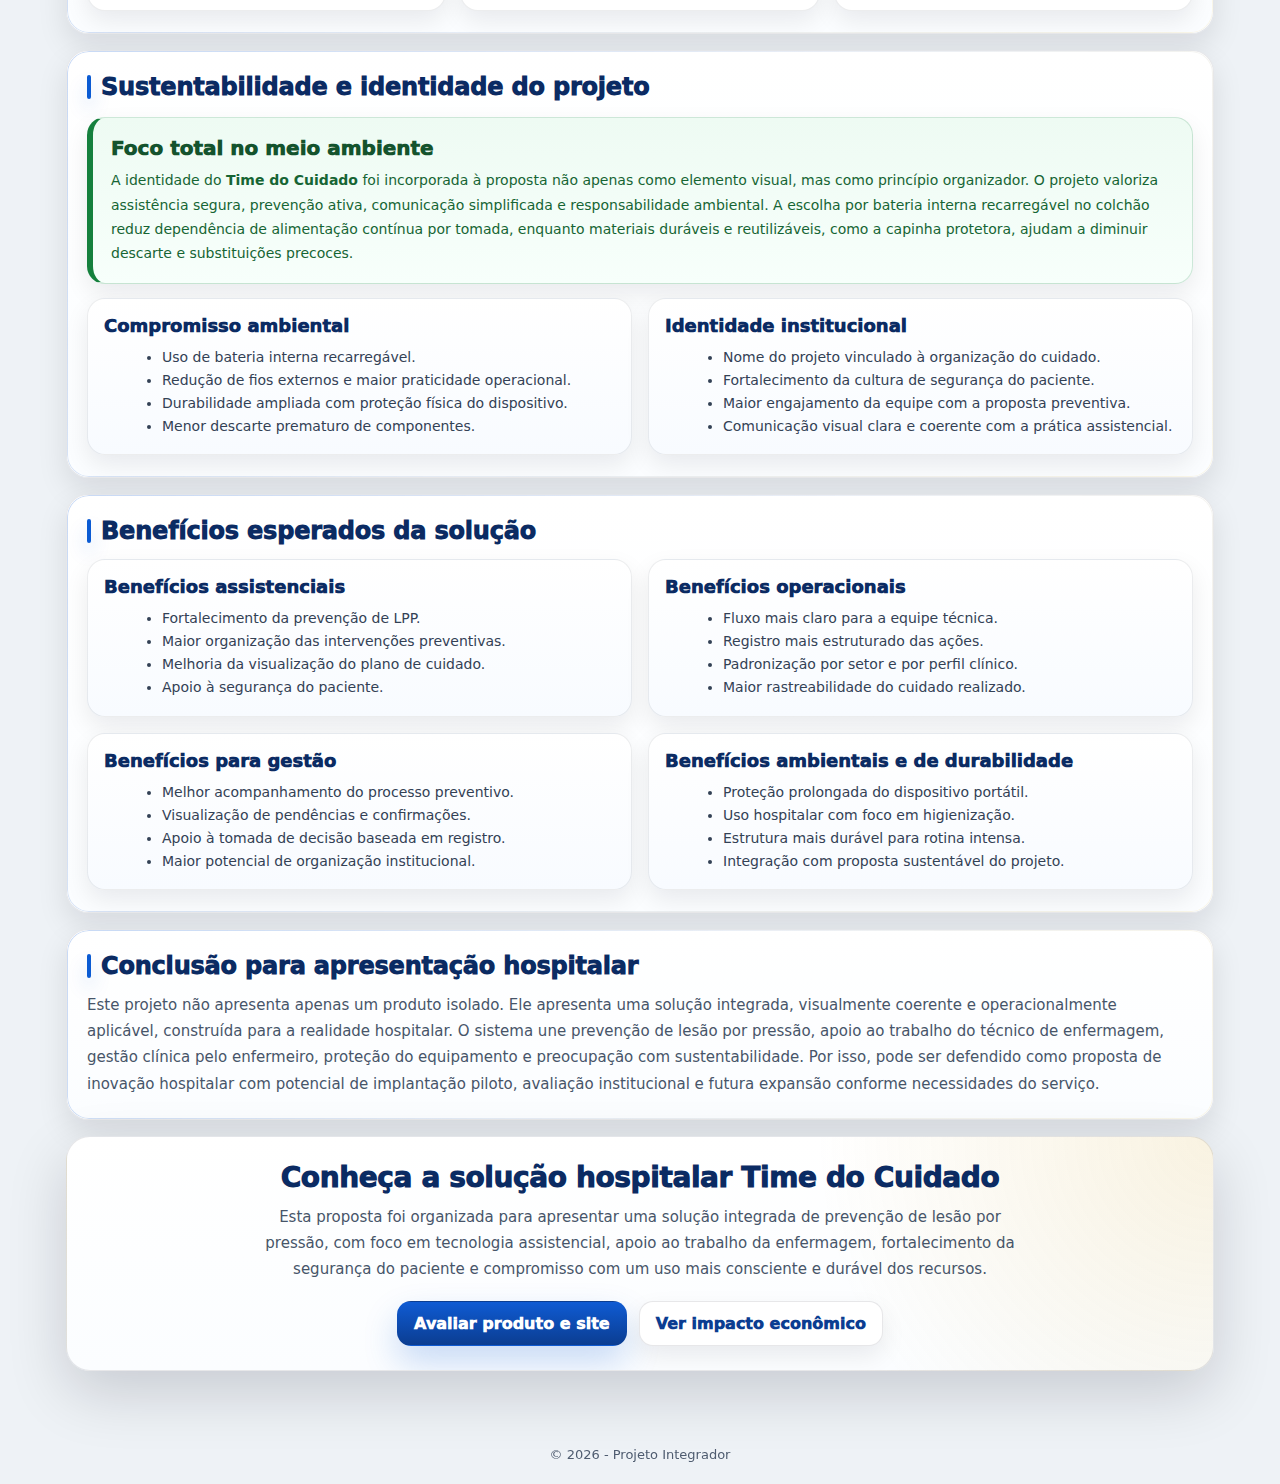
<file: nosso-produto.html>
<!DOCTYPE html>
<html lang="pt-BR">
<head>
  <meta charset="UTF-8" />
  <meta name="viewport" content="width=device-width, initial-scale=1.0" />
  <meta name="theme-color" content="#0b3d91" />
  <title>Nosso Produto - Time do Cuidado</title>

  <style>
    html, body{
      margin:0 !important;
      padding:0 !important;
      scroll-behavior:smooth;
    }

    :root{
      --p-blue-1:#0b3d91;
      --p-blue-2:#0f5bd3;
      --p-blue-3:#0b5bd3;
      --p-blue-4:#1d4ed8;
      --p-navy:#082c63;
      --p-gold:#d4a72c;
      --p-green:#15803d;
      --p-green-soft:#eefbf3;
      --p-gold-soft:#f7efcf;

      --p-bg:#eef2f6;
      --p-card:#ffffff;
      --p-muted:#475569;
      --p-text:#0f172a;
      --p-border:rgba(15,23,42,.10);

      --p-radius:22px;
      --p-radius-xl:28px;

      --p-shadow:0 12px 30px rgba(2,6,23,.10);
      --p-shadow-2:0 22px 60px rgba(2,6,23,.16);
      --p-soft:0 10px 24px rgba(2,6,23,.08);

      --p-glow:0 0 0 4px rgba(56,130,246,.16), 0 18px 42px rgba(15,91,211,.18);
      --p-grad:linear-gradient(135deg, rgba(15,91,211,.55), rgba(11,61,145,.20), rgba(240,180,0,.22));
    }

    body.produto{
      margin:0 !important;
      padding:0 !important;
      min-height:100vh;
      overflow-x:hidden;
      font-family:Inter, system-ui, -apple-system, Segoe UI, Roboto, Arial, sans-serif;
      color:var(--p-text);
      background:
        radial-gradient(1200px 600px at 10% -10%, rgba(11,91,211,.16), transparent 55%),
        radial-gradient(900px 520px at 90% 10%, rgba(11,61,145,.14), transparent 55%),
        radial-gradient(900px 520px at 50% 110%, rgba(240,180,0,.08), transparent 55%),
        var(--p-bg);
    }

    body.produto *{ box-sizing:border-box; }
    body.produto a{ -webkit-tap-highlight-color: transparent; }

    header{
      margin:0 !important;
      background:
        radial-gradient(circle at top center, rgba(255,255,255,.18), transparent 40%),
        linear-gradient(90deg, var(--p-blue-1), var(--p-blue-2));
      color:#fff;
      text-align:center;
      padding:56px 16px 34px;
      box-shadow:0 18px 42px rgba(2,6,23,.18);
      border-bottom:1px solid rgba(255,255,255,.10);
      position:relative;
      overflow:hidden;
    }

    header::after{
      content:"";
      position:absolute;
      inset:-120px -120px auto -120px;
      height:220px;
      background:radial-gradient(circle at 50% 65%, rgba(255,255,255,.14), transparent 62%);
      pointer-events:none;
    }

    header h1{
      margin:0;
      font-size:clamp(28px, 4vw, 42px);
      font-weight:1000;
      letter-spacing:-0.4px;
      line-height:1.1;
      text-shadow:0 10px 24px rgba(2,6,23,.18);
      position:relative;
      z-index:1;
      animation:fadeUp .55s ease both;
    }

    header p{
      margin:10px auto 0;
      font-size:15px;
      opacity:.95;
      position:relative;
      z-index:1;
      max-width:860px;
      line-height:1.6;
      font-weight:700;
      animation:fadeUp .65s ease both;
    }

    /* NAV MELHORADA */
    .topnav{
      background:rgba(8,44,99,.96);
      backdrop-filter:blur(10px);
      position:sticky;
      top:0;
      z-index:999;
      box-shadow:0 12px 24px rgba(2,6,23,.12);
      border-bottom:1px solid rgba(255,255,255,.08);
    }

    .topnav-inner{
      max-width:1180px;
      margin:0 auto;
      padding:10px 12px;
      display:flex;
      justify-content:space-between;
      align-items:center;
      gap:12px;
    }

    .topnav-links{
      display:flex;
      gap:10px;
      flex-wrap:wrap;
      align-items:center;
    }

    .topnav a{
      color:#fff !important;
      text-decoration:none;
      font-weight:900;
      font-size:14px;
      padding:10px 12px;
      border-radius:12px;
      transition:transform .15s ease, background .15s ease, box-shadow .15s ease, opacity .15s ease;
      white-space:nowrap;
      outline:none;
      background:rgba(255,255,255,.05);
      opacity:.96;
    }

    .topnav a:hover{
      background:rgba(255,255,255,.14);
      transform:translateY(-1px);
      box-shadow:0 12px 24px rgba(2,6,23,.18);
      opacity:1;
    }

    .topnav a[aria-current="page"]{
      background:rgba(255,255,255,.18);
      outline:1px solid rgba(255,255,255,.16);
    }

    .nav-badge{
      color:#eaf2ff;
      font-size:12px;
      font-weight:900;
      padding:8px 12px;
      border-radius:999px;
      background:rgba(255,255,255,.10);
      border:1px solid rgba(255,255,255,.10);
      white-space:nowrap;
    }

    main{
      max-width:1180px;
      margin:0 auto;
      padding:26px 16px 54px;
    }

    section[id]{
      scroll-margin-top:90px;
    }

    .hero{
      background:
        radial-gradient(circle at top right, rgba(212,167,44,.14), transparent 35%),
        radial-gradient(circle at top left, rgba(37,99,235,.12), transparent 40%),
        linear-gradient(180deg, rgba(255,255,255,1), rgba(255,255,255,.98));
      border-radius:var(--p-radius-xl);
      padding:30px 22px;
      box-shadow:var(--p-shadow-2);
      border:1px solid var(--p-border);
      position:relative;
      overflow:hidden;
      margin-bottom:18px;
      animation:fadeUp .5s ease both;
    }

    .hero::before{
      content:"";
      position:absolute;
      inset:auto -90px -90px auto;
      width:260px;
      height:260px;
      border-radius:50%;
      background:radial-gradient(circle at center, rgba(11,91,211,.10), transparent 65%);
      pointer-events:none;
    }

    .hero-grid{
      display:grid;
      grid-template-columns:1.15fr .85fr;
      gap:22px;
      align-items:center;
      position:relative;
      z-index:1;
    }

    .hero-label{
      display:inline-flex;
      align-items:center;
      gap:8px;
      padding:8px 12px;
      border-radius:999px;
      background:#eff6ff;
      border:1px solid #dbeafe;
      color:#0b3d91;
      font-size:12px;
      font-weight:950;
      margin-bottom:14px;
    }

    .hero h2{
      margin:0 0 12px;
      font-size:clamp(28px, 4vw, 40px);
      line-height:1.05;
      color:#0b2b63;
      font-weight:1000;
      letter-spacing:-0.5px;
    }

    .hero p{
      margin:0;
      color:#334155;
      font-size:15px;
      line-height:1.75;
      max-width:72ch;
    }

    .hero-badges{
      display:flex;
      gap:10px;
      flex-wrap:wrap;
      margin-top:16px;
    }

    .hero-badge{
      background:#f8fafc;
      border:1px solid rgba(15,23,42,.08);
      color:#0b2b63;
      font-size:13px;
      font-weight:850;
      padding:9px 12px;
      border-radius:999px;
      box-shadow:var(--p-soft);
      transition:transform .18s ease, box-shadow .18s ease;
    }

    .hero-badge:hover{
      transform:translateY(-2px);
      box-shadow:var(--p-shadow);
    }

    .hero-visual{
      background:linear-gradient(180deg,#ffffff,#fbfdff);
      border:1px solid var(--p-border);
      border-radius:22px;
      box-shadow:var(--p-soft);
      padding:14px;
      position:relative;
      overflow:hidden;
      transition:transform .22s ease, box-shadow .22s ease;
    }

    .hero-visual:hover{
      transform:translateY(-3px);
      box-shadow:var(--p-shadow-2);
    }

    .hero-visual img{
      width:100%;
      height:auto;
      display:block;
      border-radius:16px;
      object-fit:cover;
      transition:transform .28s ease;
    }

    .hero-visual:hover img{
      transform:scale(1.025);
    }

    .summary-grid{
      display:grid;
      grid-template-columns:repeat(4,minmax(0,1fr));
      gap:14px;
      margin:18px 0;
    }

    .summary-card{
      background:linear-gradient(180deg,#ffffff,#fbfdff);
      border:1px solid var(--p-border);
      border-radius:18px;
      padding:18px;
      box-shadow:var(--p-shadow);
      position:relative;
      overflow:hidden;
      transition:transform .18s ease, box-shadow .18s ease, border-color .18s ease;
      animation:fadeUp .6s ease both;
    }

    .summary-card:hover{
      transform:translateY(-3px);
      box-shadow:var(--p-shadow-2);
      border-color:rgba(11,91,211,.18);
    }

    .summary-card .k{
      font-size:12px;
      color:var(--p-muted);
      font-weight:800;
      margin-bottom:6px;
    }

    .summary-card .v{
      font-size:17px;
      font-weight:1000;
      color:#0b2b63;
      line-height:1.2;
    }

    .card{
      background:linear-gradient(180deg,#ffffff,#fbfdff);
      border-radius:var(--p-radius);
      padding:22px 20px;
      box-shadow:var(--p-shadow);
      border:1px solid var(--p-border);
      position:relative;
      overflow:hidden;
      margin:16px 0;
      transition:transform .18s ease, box-shadow .18s ease, border-color .18s ease;
      animation:fadeUp .65s ease both;
    }

    .card::after{
      content:"";
      position:absolute;
      inset:0;
      padding:1px;
      border-radius:inherit;
      background:var(--p-grad);
      -webkit-mask:
        linear-gradient(#000 0 0) content-box,
        linear-gradient(#000 0 0);
      -webkit-mask-composite:xor;
      mask-composite:exclude;
      opacity:.42;
      pointer-events:none;
    }

    .card:hover{
      transform:translateY(-4px);
      box-shadow:var(--p-shadow-2);
      border-color:rgba(11,91,211,.22);
    }

    .section-title{
      font-size:24px;
      font-weight:1000;
      margin:0 0 12px;
      letter-spacing:-0.2px;
      color:#0b2b63;
      display:flex;
      align-items:center;
      gap:10px;
      position:relative;
      z-index:1;
    }

    .section-title::before{
      content:"";
      width:4px;
      height:24px;
      border-radius:999px;
      background:var(--p-blue-3);
      box-shadow:0 10px 18px rgba(11,91,211,.25);
    }

    .lead{
      color:var(--p-muted);
      font-size:15px;
      line-height:1.75;
      margin:0;
      position:relative;
      z-index:1;
    }

    .two-cols{
      display:grid;
      grid-template-columns:1fr 1fr;
      gap:16px;
      margin-top:14px;
      position:relative;
      z-index:1;
    }

    .component-grid{
      display:grid;
      grid-template-columns:1fr 1fr;
      gap:16px;
      position:relative;
      z-index:1;
    }

    .component-card{
      background:#fff;
      border:1px solid rgba(15,23,42,.08);
      border-radius:18px;
      box-shadow:var(--p-soft);
      overflow:hidden;
      display:flex;
      flex-direction:column;
      transition:transform .2s ease, box-shadow .2s ease, border-color .2s ease;
    }

    .component-card:hover{
      transform:translateY(-4px);
      box-shadow:var(--p-shadow-2);
      border-color:rgba(11,91,211,.18);
    }

    .component-card img{
      width:100%;
      height:240px;
      object-fit:cover;
      display:block;
      background:#f8fafc;
      transition:transform .28s ease;
    }

    .component-card:hover img{
      transform:scale(1.03);
    }

    .component-body{
      padding:16px;
    }

    .component-body h3{
      margin:0 0 8px;
      font-size:18px;
      font-weight:1000;
      color:#0b2b63;
    }

    .component-body p{
      margin:0;
      color:var(--p-muted);
      font-size:14px;
      line-height:1.7;
    }

    .component-body ul{
      margin:10px 0 0 18px;
      color:#334155;
      font-size:14px;
      line-height:1.65;
    }

    .info-box{
      background:linear-gradient(180deg,#ffffff,#f8fbff);
      border:1px solid rgba(15,23,42,.08);
      border-radius:18px;
      padding:16px;
      box-shadow:var(--p-soft);
      transition:transform .18s ease, box-shadow .18s ease;
    }

    .info-box:hover{
      transform:translateY(-3px);
      box-shadow:var(--p-shadow);
    }

    .info-box h3{
      margin:0 0 8px;
      font-size:18px;
      font-weight:1000;
      color:#0b2b63;
    }

    .info-box p{
      margin:0;
      color:var(--p-muted);
      font-size:14px;
      line-height:1.72;
    }

    .info-box ul{
      margin:10px 0 0 18px;
      color:#334155;
      font-size:14px;
      line-height:1.65;
    }

    .pill-list{
      display:flex;
      gap:10px;
      flex-wrap:wrap;
      margin-top:14px;
      position:relative;
      z-index:1;
    }

    .pill{
      display:inline-flex;
      align-items:center;
      padding:8px 12px;
      border-radius:999px;
      background:#eff6ff;
      border:1px solid #dbeafe;
      color:#0b3d91;
      font-size:13px;
      font-weight:900;
      transition:transform .16s ease, box-shadow .16s ease;
    }

    .pill:hover{
      transform:translateY(-2px);
      box-shadow:var(--p-soft);
    }

    .pill.green{
      background:var(--p-green-soft);
      border-color:rgba(21,128,61,.18);
      color:var(--p-green);
    }

    .flow{
      display:grid;
      grid-template-columns:repeat(6,minmax(0,1fr));
      gap:12px;
      margin-top:16px;
      position:relative;
      z-index:1;
    }

    .flow-step{
      background:#fff;
      border:1px solid rgba(15,23,42,.08);
      border-radius:18px;
      padding:14px;
      box-shadow:var(--p-soft);
      min-height:150px;
      transition:transform .18s ease, box-shadow .18s ease;
    }

    .flow-step:hover{
      transform:translateY(-3px);
      box-shadow:var(--p-shadow);
    }

    .flow-step .n{
      width:28px;
      height:28px;
      border-radius:999px;
      display:grid;
      place-items:center;
      background:#0b3d91;
      color:#fff;
      font-weight:1000;
      font-size:13px;
      margin-bottom:10px;
    }

    .flow-step h4{
      margin:0 0 6px;
      color:#0b2b63;
      font-size:15px;
      font-weight:950;
      line-height:1.25;
    }

    .flow-step p{
      margin:0;
      color:var(--p-muted);
      font-size:13px;
      line-height:1.6;
    }

    .table-wrap{
      overflow-x:auto;
      margin-top:14px;
      border-radius:16px;
      box-shadow:var(--p-soft);
      position:relative;
      z-index:1;
    }

    table{
      width:100%;
      min-width:860px;
      border-collapse:collapse;
      background:#fff;
      border-radius:16px;
      overflow:hidden;
    }

    th{
      background:linear-gradient(180deg,var(--p-blue-1),#0b4ab1);
      color:white;
      padding:12px;
      text-align:left;
      font-size:14px;
    }

    td{
      padding:12px;
      border-bottom:1px solid #ddd;
      font-size:14px;
      line-height:1.6;
      vertical-align:top;
      color:#243042;
    }

    tr:last-child td{ border-bottom:none; }

    .cost-grid{
      display:grid;
      grid-template-columns:repeat(3,minmax(0,1fr));
      gap:14px;
      margin-top:16px;
    }

    .cost-card{
      background:#fff;
      border:1px solid rgba(15,23,42,.08);
      border-radius:18px;
      padding:18px;
      box-shadow:var(--p-soft);
      transition:transform .18s ease, box-shadow .18s ease;
    }

    .cost-card:hover{
      transform:translateY(-3px);
      box-shadow:var(--p-shadow);
    }

    .cost-card .label{
      font-size:12px;
      color:var(--p-muted);
      font-weight:900;
      margin-bottom:8px;
      text-transform:uppercase;
      letter-spacing:.3px;
    }

    .cost-card .value{
      font-size:22px;
      font-weight:1000;
      color:#0b2b63;
      line-height:1.15;
    }

    .cost-card .obs{
      margin-top:8px;
      font-size:13px;
      color:var(--p-muted);
      line-height:1.55;
    }

    .eco-banner{
      background:linear-gradient(180deg,#eefbf3,#f7fffb);
      border:1px solid rgba(21,128,61,.18);
      border-left:6px solid var(--p-green);
      border-radius:18px;
      padding:18px;
      margin-top:16px;
      box-shadow:var(--p-soft);
      transition:transform .18s ease, box-shadow .18s ease;
    }

    .eco-banner:hover{
      transform:translateY(-3px);
      box-shadow:var(--p-shadow);
    }

    .eco-banner h3{
      margin:0 0 8px;
      color:#14532d;
      font-size:20px;
      font-weight:1000;
    }

    .eco-banner p{
      margin:0;
      color:#166534;
      font-size:14px;
      line-height:1.72;
    }

    .cta{
      background:
        radial-gradient(circle at top right, rgba(212,167,44,.14), transparent 34%),
        linear-gradient(180deg,#ffffff,#fbfdff);
      border:1px solid var(--p-border);
      border-radius:24px;
      box-shadow:var(--p-shadow-2);
      padding:24px;
      text-align:center;
      position:relative;
      overflow:hidden;
      animation:fadeUp .7s ease both;
    }

    .cta h2{
      margin:0 0 10px;
      color:#0b2b63;
      font-size:28px;
      font-weight:1000;
      letter-spacing:-0.4px;
    }

    .cta p{
      margin:0 auto;
      max-width:760px;
      color:#475569;
      font-size:15px;
      line-height:1.75;
    }

    .cta-actions{
      display:flex;
      justify-content:center;
      gap:12px;
      flex-wrap:wrap;
      margin-top:18px;
    }

    .btn-main,
    .btn-sec{
      display:inline-flex;
      align-items:center;
      justify-content:center;
      padding:12px 16px;
      border-radius:14px;
      font-weight:1000;
      text-decoration:none;
      border:1px solid transparent;
      transition:transform .14s ease, box-shadow .14s ease, filter .14s ease;
    }

    .btn-main{
      background:linear-gradient(180deg,var(--p-blue-2),var(--p-blue-1));
      color:#fff;
      box-shadow:0 16px 34px rgba(15,91,211,.22);
    }

    .btn-sec{
      background:#fff;
      color:#0b3d91;
      border-color:rgba(15,23,42,.10);
      box-shadow:var(--p-soft);
    }

    .btn-main:hover,
    .btn-sec:hover{
      transform:translateY(-1px);
    }

    .footer-note{
      text-align:center;
      color:#475569;
      padding:22px 12px;
      font-size:13px;
      opacity:.95;
    }

    @keyframes fadeUp{
      from{
        opacity:0;
        transform:translateY(14px);
      }
      to{
        opacity:1;
        transform:translateY(0);
      }
    }

    @media (max-width: 1020px){
      .hero-grid,
      .summary-grid,
      .component-grid,
      .two-cols,
      .cost-grid{
        grid-template-columns:1fr;
      }

      .summary-grid{
        grid-template-columns:1fr 1fr;
      }

      .flow{
        grid-template-columns:1fr 1fr;
      }
    }

    @media (max-width: 820px){
      .topnav-inner{
        align-items:flex-start;
        flex-direction:column;
      }

      .topnav-links{
        justify-content:flex-start;
        flex-wrap:nowrap;
        overflow-x:auto;
        width:100%;
        scrollbar-width:none;
        -webkit-overflow-scrolling:touch;
        scroll-snap-type:x mandatory;
      }

      .topnav-links::-webkit-scrollbar{ display:none; }

      .topnav a{
        flex:0 0 auto;
        scroll-snap-align:start;
      }
    }

    @media (max-width: 700px){
      header h1{ font-size:28px; }
      .hero{ padding:22px 16px; }
      .summary-grid{ grid-template-columns:1fr; }
      .flow{ grid-template-columns:1fr; }
      .component-card img{ height:220px; }
    }

    @media (prefers-reduced-motion: reduce){
      body.produto *{
        transition:none !important;
        animation:none !important;
      }
    }
  </style>
</head>

<body class="produto">

  <header>
    <h1>Time do Cuidado</h1>
    <p>Solução hospitalar integrada para prevenção de lesão por pressão, rastreabilidade do cuidado, apoio à equipe de enfermagem e compromisso com redução de impacto ambiental</p>
  </header>

  <nav class="topnav">
    <div class="topnav-inner">
      <div class="topnav-links">
        <a href="index.html">Início</a>
        <a href="#visao-geral">Visão geral</a>
        <a href="#componentes">Componentes</a>
        <a href="#custos">Custos</a>
        <a href="#sustentabilidade">Sustentabilidade</a>
        <a href="selecao-produtos.html">Seleção de Produtos</a>
        <a href="avaliacao.html">Avaliação</a>
      </div>
      <div class="nav-badge">Projeto hospitalar premium</div>
    </div>
  </nav>

  <main>
    <section class="hero">
      <div class="hero-grid">
        <div>
          <div class="hero-label">Projeto hospitalar integrado • prevenção de LPP</div>
          <h2>Uma proposta completa para transformar a prevenção da lesão por pressão em prática organizada, visual, sustentável e rastreável</h2>
          <p>
            O projeto <b>Time do Cuidado</b> foi concebido como uma solução integrada voltada ao ambiente hospitalar, reunindo colchão inteligente, dispositivo portátil para técnicos de enfermagem, capinha hospitalar protetora e software assistencial para apoiar a tomada de decisão, o monitoramento e o registro do cuidado preventivo.
          </p>

          <div class="hero-badges">
            <span class="hero-badge">Colchão inteligente</span>
            <span class="hero-badge">Dispositivo portátil</span>
            <span class="hero-badge">Capinha hospitalar</span>
            <span class="hero-badge">Software assistencial</span>
          </div>
        </div>

        <div class="hero-visual">
          <img src="alarme.png" alt="Dispositivo portátil do projeto Time do Cuidado" />
        </div>
      </div>
    </section>

    <section class="summary-grid">
      <div class="summary-card">
        <div class="k">Foco principal</div>
        <div class="v">Prevenção da lesão por pressão com apoio tecnológico</div>
      </div>
      <div class="summary-card">
        <div class="k">Estrutura da solução</div>
        <div class="v">Hardware, software e padronização assistencial</div>
      </div>
      <div class="summary-card">
        <div class="k">Aplicação</div>
        <div class="v">Ambiente hospitalar e setores com diferentes perfis clínicos</div>
      </div>
      <div class="summary-card">
        <div class="k">Compromisso</div>
        <div class="v">Cuidado eficiente com foco ambiental e durabilidade</div>
      </div>
    </section>

    <section class="card" id="visao-geral">
      <h2 class="section-title">Visão geral do projeto</h2>
      <p class="lead">
        A proposta do <b>Time do Cuidado</b> parte da necessidade de fortalecer a prevenção de lesão por pressão por meio de uma abordagem mais integrada, visual e operacional. O projeto busca apoiar a equipe de enfermagem na execução das condutas preventivas, reduzir falhas evitáveis, melhorar o fluxo assistencial e ampliar a rastreabilidade das ações realizadas ao longo do turno.
      </p>

      <div class="pill-list">
        <span class="pill">Segurança do paciente</span>
        <span class="pill">Apoio à enfermagem</span>
        <span class="pill">Rastreabilidade do cuidado</span>
        <span class="pill green">Foco no meio ambiente</span>
      </div>
    </section>

    <section class="card" id="componentes">
      <h2 class="section-title">Conheça os componentes da solução</h2>

      <div class="component-grid">
        <article class="component-card">
          <img src="maca.png" alt="Três versões do colchão inteligente para diferentes perfis de pacientes" />
          <div class="component-body">
            <h3>Colchão inteligente</h3>
            <p>
              O colchão inteligente é um dos eixos centrais da proposta, voltado à prevenção de lesão por pressão com adaptação a diferentes perfis de pacientes.
            </p>
            <ul>
              <li>Versão para criança.</li>
              <li>Versão para adulto.</li>
              <li>Versão reforçada para idoso e pessoa obesa.</li>
            </ul>
          </div>
        </article>

        <article class="component-card">
          <img src="capinha2.png" alt="Dispositivos portáteis do Time do Cuidado com capinhas identificadas por setor" />
          <div class="component-body">
            <h3>Dispositivo portátil do técnico</h3>
            <p>
              O dispositivo portátil foi idealizado para fornecer alertas claros, objetivos e organizados ao técnico de enfermagem, com foco na intervenção preventiva em tempo adequado.
            </p>
            <ul>
              <li>Indicação do leito.</li>
              <li>Alerta de conduta preventiva.</li>
              <li>Organização visual do cuidado.</li>
            </ul>
          </div>
        </article>

        <article class="component-card">
          <img src="capinha.png" alt="Capinhas hospitalares protetoras para UTI, clínica e pediatria" />
          <div class="component-body">
            <h3>Capinha hospitalar protetora</h3>
            <p>
              A capinha hospitalar foi pensada para proteger o dispositivo portátil, ampliar sua durabilidade e permitir higienização compatível com o ambiente assistencial.
            </p>
            <ul>
              <li>Proteção contra impacto, sujeira e fluidos.</li>
              <li>Possibilidade de higienização com álcool 70%.</li>
              <li>Padronização por cores de acordo com o setor.</li>
            </ul>
          </div>
        </article>

        <article class="component-card">
          <div class="component-body" style="padding:20px;">
            <h3>Software assistencial</h3>
            <p>
              O software assistencial foi descrito como a base de organização do fluxo de prevenção, funcionando como suporte à avaliação do enfermeiro, definição do plano preventivo e monitoramento das tarefas executadas pela equipe.
            </p>
            <ul>
              <li>Cadastro e acompanhamento do paciente.</li>
              <li>Definição da periodicidade de mudança de decúbito.</li>
              <li>Registro de tarefas preventivas.</li>
              <li>Histórico por turno, confirmações e pendências.</li>
            </ul>
          </div>
        </article>
      </div>
    </section>

    <section class="card">
      <h2 class="section-title">Colchão inteligente: versões clínicas do produto</h2>
      <p class="lead">
        O projeto considera a necessidade de adequação do dispositivo a diferentes faixas etárias e condições clínicas, propondo três versões do colchão inteligente para ampliar a aplicabilidade da solução.
      </p>

      <div class="two-cols">
        <div class="info-box">
          <h3>Versão pediátrica</h3>
          <p>
            Desenvolvida para crianças, respeitando dimensões e necessidades específicas desse perfil, com foco na prevenção precoce e adequação ao cuidado pediátrico.
          </p>
        </div>

        <div class="info-box">
          <h3>Versão adulta</h3>
          <p>
            Direcionada ao uso em pacientes adultos hospitalizados, integrando a proposta de prevenção e monitoramento contínuo no contexto assistencial.
          </p>
        </div>

        <div class="info-box">
          <h3>Versão reforçada para idoso e pessoa obesa</h3>
          <p>
            Planejada para pacientes com maior vulnerabilidade, exigindo estrutura reforçada e atenção ampliada à redistribuição de pressão.
          </p>
        </div>

        <div class="info-box">
          <h3>Objetivo clínico do colchão</h3>
          <p>
            Apoiar a prevenção de lesão por pressão dentro de uma lógica de cuidado integrado, associada à prescrição preventiva e ao acompanhamento da equipe.
          </p>
        </div>
      </div>
    </section>

    <section class="card">
      <h2 class="section-title">Dispositivo portátil e apoio operacional à enfermagem</h2>
      <p class="lead">
        O dispositivo portátil foi pensado para funcionar como elo direto entre o plano preventivo definido pelo enfermeiro e a execução prática pelo técnico de enfermagem. A proposta valoriza clareza, rapidez de leitura e redução da sobrecarga cognitiva no ambiente hospitalar.
      </p>

      <div class="two-cols">
        <div class="info-box">
          <h3>Como o dispositivo apoia a prática</h3>
          <ul>
            <li>Exibe o leito do paciente.</li>
            <li>Indica a ação preventiva necessária.</li>
            <li>Organiza o tempo do cuidado.</li>
            <li>Favorece rastreabilidade da intervenção.</li>
          </ul>
        </div>

        <div class="info-box">
          <h3>Benefício assistencial</h3>
          <ul>
            <li>Padronização da rotina preventiva.</li>
            <li>Melhor visualização das tarefas do turno.</li>
            <li>Suporte à execução do plano definido pela equipe.</li>
            <li>Fortalecimento da comunicação operacional.</li>
          </ul>
        </div>
      </div>
    </section>

    <section class="card">
      <h2 class="section-title">Capinha hospitalar: proteção, durabilidade e organização por setor</h2>
      <p class="lead">
        A capinha do dispositivo foi proposta como um componente importante da solução, não apenas como proteção física, mas como parte da lógica de biossegurança, durabilidade e organização visual do uso institucional.
      </p>

      <div class="two-cols">
        <div class="info-box">
          <h3>Funções da capinha</h3>
          <ul>
            <li>Reduzir danos por quedas e impactos.</li>
            <li>Minimizar contato com sujeira e fluidos.</li>
            <li>Permitir higienização com álcool 70%.</li>
            <li>Favorecer uso prolongado do equipamento.</li>
          </ul>
        </div>

        <div class="info-box">
          <h3>Padronização por cores</h3>
          <ul>
            <li>Verde: UTI.</li>
            <li>Azul: clínica médica.</li>
            <li>Amarelo: pediatria.</li>
          </ul>
        </div>
      </div>
    </section>

    <section class="card">
      <h2 class="section-title">Software assistencial e fluxo do cuidado</h2>
      <p class="lead">
        O software faz a conexão entre avaliação, prescrição preventiva, execução do cuidado e histórico das ações. A proposta é fortalecer o gerenciamento do risco e organizar o trabalho em uma lógica de continuidade assistencial.
      </p>

      <div class="flow">
        <div class="flow-step">
          <div class="n">1</div>
          <h4>Avaliação inicial</h4>
          <p>O enfermeiro realiza a avaliação do paciente e identifica o risco para lesão por pressão.</p>
        </div>

        <div class="flow-step">
          <div class="n">2</div>
          <h4>Definição do plano preventivo</h4>
          <p>São definidas as condutas preventivas e a periodicidade necessária para cada caso.</p>
        </div>

        <div class="flow-step">
          <div class="n">3</div>
          <h4>Vinculação à equipe</h4>
          <p>O plano é associado ao fluxo operacional do técnico responsável pelo cuidado.</p>
        </div>

        <div class="flow-step">
          <div class="n">4</div>
          <h4>Alerta visual</h4>
          <p>O sistema gera orientação visual no dispositivo, facilitando a execução da tarefa.</p>
        </div>

        <div class="flow-step">
          <div class="n">5</div>
          <h4>Intervenção</h4>
          <p>O técnico realiza a conduta preventiva conforme o plano e o contexto do paciente.</p>
        </div>

        <div class="flow-step">
          <div class="n">6</div>
          <h4>Registro e acompanhamento</h4>
          <p>As ações passam a compor o histórico do cuidado, com confirmação e rastreabilidade.</p>
        </div>
      </div>
    </section>

    <section class="card">
      <h2 class="section-title">Materiais principais sugeridos</h2>
      <p class="lead">
        Os materiais abaixo representam os principais componentes estruturais e operacionais previstos para o sistema integrado de prevenção de lesão por pressão.
      </p>

      <div class="table-wrap">
        <table>
          <thead>
            <tr>
              <th>Componente</th>
              <th>Aplicação</th>
              <th>Observação de projeto</th>
            </tr>
          </thead>
          <tbody>
            <tr>
              <td>Espuma ortopédica e estrutura de suporte</td>
              <td>Corpo do colchão</td>
              <td>Deve priorizar redistribuição de pressão e conforto compatível com cada perfil clínico.</td>
            </tr>
            <tr>
              <td>Capa impermeável hospitalar</td>
              <td>Revestimento do colchão</td>
              <td>Precisa suportar rotina de limpeza e contribuir para controle de infecção.</td>
            </tr>
            <tr>
              <td>Bateria interna recarregável</td>
              <td>Alimentação do colchão inteligente</td>
              <td>Reduz fios externos e fortalece o apelo ambiental do projeto.</td>
            </tr>
            <tr>
              <td>Sensores e módulo de controle</td>
              <td>Monitoramento e integração</td>
              <td>Permitem comunicação com o sinalizador do leito e com o software.</td>
            </tr>
            <tr>
              <td>Barra LED de leito</td>
              <td>Sinalização visual externa</td>
              <td>Fica acoplada ao pé da maca, visível para a equipe.</td>
            </tr>
            <tr>
              <td>Dispositivo portátil</td>
              <td>Apoio ao técnico de enfermagem</td>
              <td>Recebe alertas programados e permite confirmação da intervenção.</td>
            </tr>
            <tr>
              <td>Capinha em TPU/silicone hospitalar</td>
              <td>Proteção do dispositivo</td>
              <td>Facilita higienização com álcool 70% e aumenta a durabilidade.</td>
            </tr>
          </tbody>
        </table>
      </div>
    </section>

    <section class="card" id="custos">
      <h2 class="section-title">Custos estimados e valor de venda sugerido</h2>
      <p class="lead">
        A proposta considera viabilidade econômica voltada à acessibilidade hospitalar, mantendo coerência entre prototipagem, proteção do dispositivo e possibilidade de comercialização do conjunto completo.
      </p>

      <div class="cost-grid">
        <div class="cost-card">
          <div class="label">Colchão inteligente</div>
          <div class="value">R$ 350 a R$ 650</div>
          <div class="obs">Faixa de prototipagem com foco em baixo custo e materiais acessíveis.</div>
        </div>

        <div class="cost-card">
          <div class="label">Capinha protetora</div>
          <div class="value">R$ 8 a R$ 30</div>
          <div class="obs">Valor variável conforme escala de produção e tipo de material.</div>
        </div>

        <div class="cost-card">
          <div class="label">LPP Guard Pro</div>
          <div class="value">Venda sugerida entre R$ 180 e R$ 300</div>
          <div class="obs">Faixa que preserva acessibilidade hospitalar e margem de desenvolvimento.</div>
        </div>
      </div>
    </section>

    <section class="card" id="sustentabilidade">
      <h2 class="section-title">Sustentabilidade e identidade do projeto</h2>

      <div class="eco-banner">
        <h3>Foco total no meio ambiente</h3>
        <p>
          A identidade do <b>Time do Cuidado</b> foi incorporada à proposta não apenas como elemento visual, mas como princípio organizador. O projeto valoriza assistência segura, prevenção ativa, comunicação simplificada e responsabilidade ambiental. A escolha por bateria interna recarregável no colchão reduz dependência de alimentação contínua por tomada, enquanto materiais duráveis e reutilizáveis, como a capinha protetora, ajudam a diminuir descarte e substituições precoces.
        </p>
      </div>

      <div class="two-cols">
        <div class="info-box">
          <h3>Compromisso ambiental</h3>
          <ul>
            <li>Uso de bateria interna recarregável.</li>
            <li>Redução de fios externos e maior praticidade operacional.</li>
            <li>Durabilidade ampliada com proteção física do dispositivo.</li>
            <li>Menor descarte prematuro de componentes.</li>
          </ul>
        </div>

        <div class="info-box">
          <h3>Identidade institucional</h3>
          <ul>
            <li>Nome do projeto vinculado à organização do cuidado.</li>
            <li>Fortalecimento da cultura de segurança do paciente.</li>
            <li>Maior engajamento da equipe com a proposta preventiva.</li>
            <li>Comunicação visual clara e coerente com a prática assistencial.</li>
          </ul>
        </div>
      </div>
    </section>

    <section class="card">
      <h2 class="section-title">Benefícios esperados da solução</h2>

      <div class="two-cols">
        <div class="info-box">
          <h3>Benefícios assistenciais</h3>
          <ul>
            <li>Fortalecimento da prevenção de LPP.</li>
            <li>Maior organização das intervenções preventivas.</li>
            <li>Melhoria da visualização do plano de cuidado.</li>
            <li>Apoio à segurança do paciente.</li>
          </ul>
        </div>

        <div class="info-box">
          <h3>Benefícios operacionais</h3>
          <ul>
            <li>Fluxo mais claro para a equipe técnica.</li>
            <li>Registro mais estruturado das ações.</li>
            <li>Padronização por setor e por perfil clínico.</li>
            <li>Maior rastreabilidade do cuidado realizado.</li>
          </ul>
        </div>

        <div class="info-box">
          <h3>Benefícios para gestão</h3>
          <ul>
            <li>Melhor acompanhamento do processo preventivo.</li>
            <li>Visualização de pendências e confirmações.</li>
            <li>Apoio à tomada de decisão baseada em registro.</li>
            <li>Maior potencial de organização institucional.</li>
          </ul>
        </div>

        <div class="info-box">
          <h3>Benefícios ambientais e de durabilidade</h3>
          <ul>
            <li>Proteção prolongada do dispositivo portátil.</li>
            <li>Uso hospitalar com foco em higienização.</li>
            <li>Estrutura mais durável para rotina intensa.</li>
            <li>Integração com proposta sustentável do projeto.</li>
          </ul>
        </div>
      </div>
    </section>

    <section class="card">
      <h2 class="section-title">Conclusão para apresentação hospitalar</h2>
      <p class="lead">
        Este projeto não apresenta apenas um produto isolado. Ele apresenta uma solução integrada, visualmente coerente e operacionalmente aplicável, construída para a realidade hospitalar. O sistema une prevenção de lesão por pressão, apoio ao trabalho do técnico de enfermagem, gestão clínica pelo enfermeiro, proteção do equipamento e preocupação com sustentabilidade. Por isso, pode ser defendido como proposta de inovação hospitalar com potencial de implantação piloto, avaliação institucional e futura expansão conforme necessidades do serviço.
      </p>
    </section>

    <section class="cta">
      <h2>Conheça a solução hospitalar Time do Cuidado</h2>
      <p>
        Esta proposta foi organizada para apresentar uma solução integrada de prevenção de lesão por pressão,
        com foco em tecnologia assistencial, apoio ao trabalho da enfermagem, fortalecimento da segurança do paciente
        e compromisso com um uso mais consciente e durável dos recursos.
      </p>

      <div class="cta-actions">
        <a class="btn-main" href="avaliacao.html">Avaliar produto e site</a>
        <a class="btn-sec" href="impacto-economico.html">Ver impacto econômico</a>
      </div>
    </section>
  </main>

  <footer class="footer-note">© 2026 - Projeto Integrador</footer>

</body>
</html>
</file>
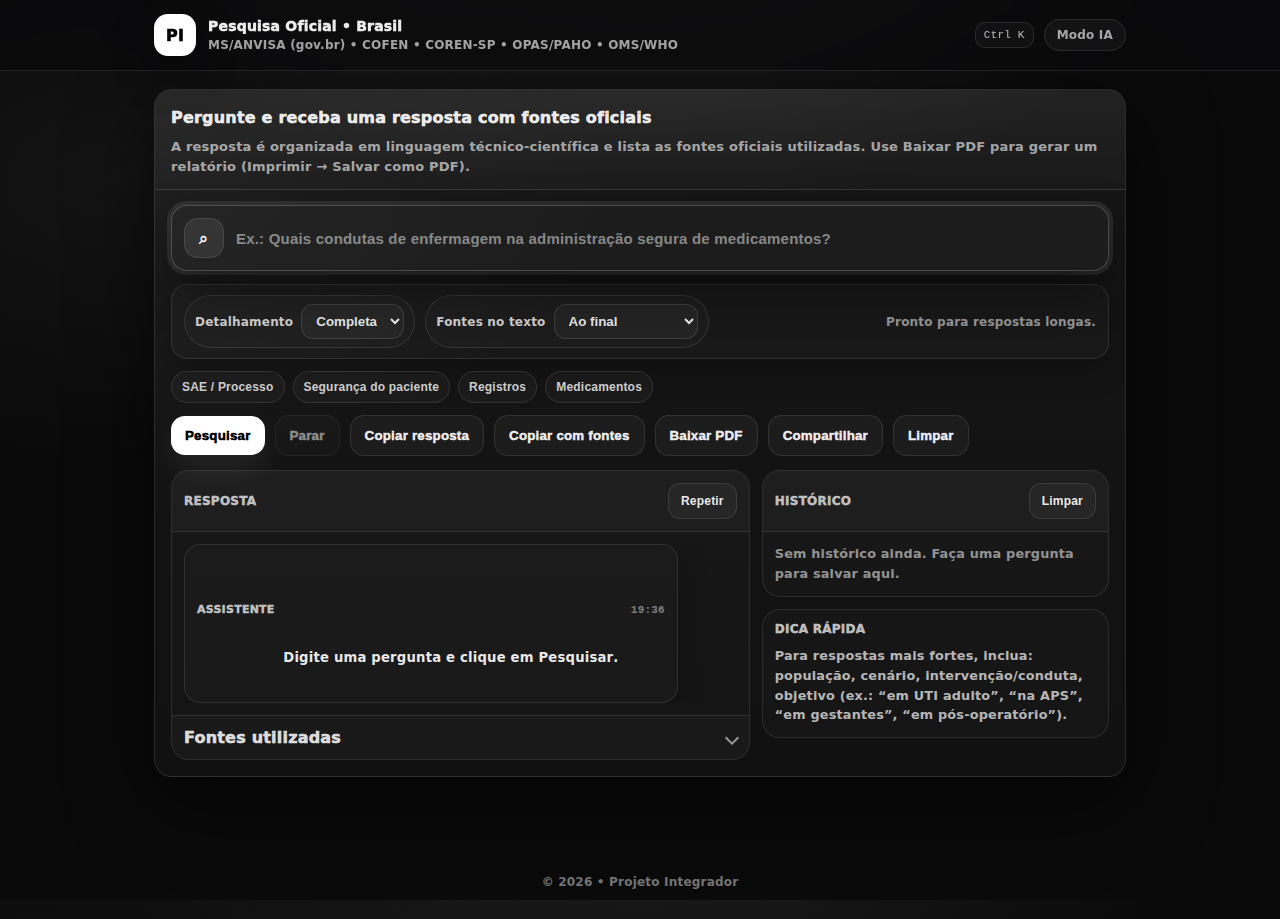
<file: perguntas.html>
<!doctype html>
<html lang="pt-BR">
<head>
  <meta charset="utf-8" />
  <meta name="viewport" content="width=device-width,initial-scale=1,viewport-fit=cover" />
  <meta name="theme-color" content="#0a0a0b" />
  <title>Pesquisa Oficial • Brasil</title>

  <style>
    :root{
      --bg:#0a0a0b;
      --stroke:rgba(255,255,255,.10);
      --text:rgba(255,255,255,.92);
      --muted:rgba(255,255,255,.62);
      --muted2:rgba(255,255,255,.44);
      --shadow: 0 24px 80px rgba(0,0,0,.60);
      --shadow2: 0 18px 45px rgba(0,0,0,.45);
      --radius:18px;
      --ring: 0 0 0 4px rgba(255,255,255,.10);
      --ring2: 0 0 0 3px rgba(255,255,255,.08);
      --mono: ui-monospace, SFMono-Regular, Menlo, Monaco, Consolas, "Liberation Mono","Courier New", monospace;
    }
    *{box-sizing:border-box}
    html,body{height:100%}
    body{
      margin:0;
      font-family: system-ui,-apple-system,Segoe UI,Roboto,Arial,sans-serif;
      color:var(--text);
      background:
        radial-gradient(900px 520px at 50% -10%, rgba(255,255,255,.08), transparent 60%),
        radial-gradient(900px 520px at 10% 20%, rgba(255,255,255,.04), transparent 55%),
        var(--bg);
      letter-spacing:.2px;
      -webkit-font-smoothing: antialiased;
      -moz-osx-font-smoothing: grayscale;
    }

    header{
      position:sticky; top:0; z-index:60;
      background: rgba(10,10,11,.72);
      backdrop-filter: blur(14px);
      border-bottom:1px solid var(--stroke);
    }
    .top{
      max-width:1000px;
      margin:0 auto;
      padding:14px;
      display:flex;
      align-items:center;
      justify-content:space-between;
      gap:12px;
    }
    .brand{display:flex; align-items:center; gap:12px; min-width:0;}
    .logo{
      width:42px; height:42px;
      border-radius:14px;
      display:grid; place-items:center;
      background:#fff; color:#000;
      font-weight:950;
      box-shadow: 0 18px 40px rgba(0,0,0,.35);
      user-select:none;
      flex:0 0 auto;
    }
    .brandText{min-width:0}
    .brandText h1{
      margin:0;
      font-size:14px;
      font-weight:950;
      white-space:nowrap;
      overflow:hidden;
      text-overflow:ellipsis;
      max-width:62vw;
    }
    .brandText p{
      margin:4px 0 0;
      font-size:12px;
      color:var(--muted);
      font-weight:700;
      white-space:nowrap;
      overflow:hidden;
      text-overflow:ellipsis;
      max-width:62vw;
    }
    .right{display:flex; align-items:center; gap:10px;}
    .pill{
      padding:8px 12px;
      border-radius:999px;
      border:1px solid var(--stroke);
      background: rgba(255,255,255,.04);
      color:var(--muted);
      font-weight:850;
      font-size:12px;
      white-space:nowrap;
      user-select:none;
    }
    .kbd{
      font-family:var(--mono);
      font-size:11px;
      padding:6px 8px;
      border-radius:10px;
      border:1px solid var(--stroke);
      background: rgba(255,255,255,.03);
      color: rgba(255,255,255,.70);
      user-select:none;
      display:none;
    }
    @media(min-width:860px){ .kbd{display:inline-flex} }

    main{
      max-width:1000px;
      margin:18px auto 80px;
      padding:0 14px;
    }
    .card{
      border-radius: var(--radius);
      border:1px solid var(--stroke);
      background: linear-gradient(180deg, rgba(255,255,255,.05), rgba(255,255,255,.03));
      box-shadow: var(--shadow);
      overflow:hidden;
    }
    .cardHead{
      padding:18px 16px 12px;
      border-bottom:1px solid var(--stroke);
      background: linear-gradient(180deg, rgba(255,255,255,.05), rgba(255,255,255,.02));
    }
    .title{margin:0; font-size:16px; font-weight:950;}
    .sub{
      margin:10px 0 0;
      color:var(--muted);
      font-weight:700;
      line-height:1.55;
      font-size:13px;
    }
    .content{padding:16px;}

    .searchWrap{display:flex; flex-direction:column; gap:12px;}
    .search{
      display:flex; align-items:center; gap:10px;
      padding:12px;
      border-radius:16px;
      border:1px solid var(--stroke);
      background: rgba(255,255,255,.03);
      box-shadow: var(--shadow2);
      transition: border-color .15s ease, box-shadow .15s ease, transform .08s ease;
    }
    .search:focus-within{
      border-color: rgba(255,255,255,.20);
      box-shadow: var(--shadow2), var(--ring);
      transform: translateY(-1px);
    }
    .icon{
      width:40px; height:40px;
      border-radius:14px;
      display:grid; place-items:center;
      background: rgba(255,255,255,.08);
      border:1px solid rgba(255,255,255,.10);
      color:#fff;
      font-weight:950;
      user-select:none;
      flex:0 0 auto;
    }
    input{
      width:100%;
      border:none;
      outline:none;
      background:transparent;
      color:var(--text);
      font-size:15px;
      font-weight:850;
      letter-spacing:.2px;
    }
    input::placeholder{ color: rgba(255,255,255,.48); font-weight:750; }

    .chips{display:flex; gap:8px; flex-wrap:wrap;}
    .chip{
      border:1px solid var(--stroke);
      background: rgba(255,255,255,.03);
      color: rgba(255,255,255,.78);
      font-weight:850;
      font-size:12px;
      padding:8px 10px;
      border-radius:999px;
      cursor:pointer;
      transition: filter .15s ease, transform .06s ease, border-color .15s ease;
      user-select:none;
    }
    .chip:hover{ filter: brightness(1.10); border-color: rgba(255,255,255,.16); }
    .chip:active{ transform: translateY(1px); }

    .row{display:flex; gap:10px; flex-wrap:wrap; align-items:center;}
    button{
      border:none;
      border-radius:14px;
      padding:12px 14px;
      font-weight:950;
      letter-spacing:.2px;
      cursor:pointer;
      transition: transform .06s ease, filter .15s ease, box-shadow .15s ease, opacity .15s ease;
      border:1px solid var(--stroke);
      background: rgba(255,255,255,.04);
      color: var(--text);
    }
    button:hover{ filter: brightness(1.10); }
    button:active{ transform: translateY(1px); }
    button:focus-visible{ outline:none; box-shadow: var(--ring2); }
    button[disabled]{ opacity:.55; cursor:not-allowed; transform:none; }
    .primary{ background:#fff; color:#000; border:none; box-shadow: 0 14px 30px rgba(255,255,255,.08); }
    .mini{ padding:10px 12px; border-radius:12px; font-size:12px; font-weight:900; }

    /* controles de qualidade */
    .opts{
      display:flex;
      gap:10px;
      flex-wrap:wrap;
      align-items:center;
      border:1px solid var(--stroke);
      background: rgba(255,255,255,.02);
      border-radius:16px;
      padding:10px 12px;
      box-shadow: 0 12px 28px rgba(0,0,0,.25);
    }
    .opt{
      display:flex; align-items:center; gap:8px;
      padding:8px 10px;
      border-radius:999px;
      border:1px solid rgba(255,255,255,.10);
      background: rgba(255,255,255,.02);
    }
    .opt label{
      font-size:12px;
      font-weight:900;
      color: rgba(255,255,255,.78);
      user-select:none;
      white-space:nowrap;
    }
    select{
      border:1px solid rgba(255,255,255,.12);
      background: rgba(255,255,255,.04);
      color: rgba(255,255,255,.90);
      font-weight:900;
      border-radius:12px;
      padding:8px 10px;
      outline:none;
      cursor:pointer;
    }
    select:focus-visible{ box-shadow: var(--ring2); }
    .smallNote{
      color: rgba(255,255,255,.55);
      font-weight:850;
      font-size:12px;
      margin-left:auto;
      white-space:nowrap;
    }
    @media(max-width:860px){
      .smallNote{ width:100%; margin-left:0; }
    }

    .split{
      display:grid;
      grid-template-columns: 1.25fr .75fr;
      gap:12px;
      margin-top:14px;
    }
    @media(max-width:860px){ .split{grid-template-columns:1fr} }

    .box{
      border:1px solid var(--stroke);
      background: rgba(255,255,255,.02);
      border-radius: 18px;
      overflow:hidden;
    }
    .boxHead{
      display:flex; align-items:center; justify-content:space-between; gap:12px;
      padding:12px;
      border-bottom:1px solid var(--stroke);
      background: rgba(255,255,255,.03);
    }
    .boxHead h3{
      margin:0;
      font-size:12px;
      font-weight:950;
      color: rgba(255,255,255,.72);
      letter-spacing:.25px;
      text-transform: uppercase;
    }
    .boxBody{padding:12px;}

    /* Chat */
    .chat{display:flex; flex-direction:column; gap:10px; max-height:52vh; overflow:auto; padding-right:4px;}
    .bubble{
      border:1px solid rgba(255,255,255,.10);
      background: rgba(255,255,255,.02);
      border-radius:16px;
      padding:12px;
      box-shadow: 0 12px 28px rgba(0,0,0,.30);
      white-space:pre-wrap;
      word-break:break-word;
      line-height:1.65;
      font-weight:780;
      font-size:13.2px;
    }
    .bubble.user{ margin-left:14%; background: rgba(255,255,255,.03); }
    .bubble.assistant{ margin-right:10%; }
    .bHead{display:flex; align-items:center; justify-content:space-between; gap:10px; margin-bottom:6px;}
    .role{font-size:11px; font-weight:950; letter-spacing:.25px; text-transform:uppercase; color: rgba(255,255,255,.72);}
    .stamp{font-family: var(--mono); font-size:11px; font-weight:900; color: rgba(255,255,255,.45); flex:0 0 auto;}
    .typing{opacity:.85; font-weight:850; color: rgba(255,255,255,.78);}

    .metaLine{
      margin-top:10px;
      color: var(--muted2);
      font-weight:800;
      font-size:12px;
      display:none;
      gap:10px;
      flex-wrap:wrap;
      align-items:center;
    }
    .dot{width:5px;height:5px;border-radius:99px;background: rgba(255,255,255,.22); display:inline-block;}

    details{border-top:1px solid var(--stroke); background: rgba(255,255,255,.02);}
    summary{
      list-style:none;
      cursor:pointer;
      padding:12px;
      font-weight:950;
      color: rgba(255,255,255,.86);
      display:flex;
      align-items:center;
      justify-content:space-between;
      gap:10px;
      user-select:none;
    }
    summary::-webkit-details-marker{display:none}
    .caret{
      width:10px;height:10px;
      border-right:2px solid rgba(255,255,255,.55);
      border-bottom:2px solid rgba(255,255,255,.55);
      transform: rotate(45deg);
      transition: transform .15s ease;
      flex:0 0 auto;
    }
    details[open] .caret{ transform: rotate(225deg); }

    .list{ display:flex; flex-direction:column; gap:10px; padding:0 12px 12px; }
    .item{
      border:1px solid var(--stroke);
      background: rgba(255,255,255,.02);
      border-radius:16px;
      padding:12px;
      box-shadow: 0 12px 28px rgba(0,0,0,.30);
    }
    .item strong{
      display:block;
      font-size:12px;
      font-weight:950;
      color: rgba(255,255,255,.80);
      margin-bottom:6px;
    }
    .item .t{
      color: rgba(255,255,255,.70);
      font-weight:800;
      font-size:12.5px;
      line-height:1.45;
      white-space:pre-wrap;
      word-break:break-word;
    }
    .item a{
      display:block;
      margin-top:10px;
      color: rgba(255,255,255,.92);
      text-decoration:none;
      font-weight:900;
      word-break:break-word;
      font-size:12px;
    }
    .item a:hover{ text-decoration: underline; }

    .history{
      border:1px solid var(--stroke);
      background: rgba(255,255,255,.02);
      border-radius: 18px;
      overflow:hidden;
    }
    .historyHead{
      padding:12px;
      border-bottom:1px solid var(--stroke);
      display:flex; align-items:center; justify-content:space-between; gap:10px;
      background: rgba(255,255,255,.03);
    }
    .historyHead h3{
      margin:0;
      font-size:12px;
      font-weight:950;
      color: rgba(255,255,255,.72);
      letter-spacing:.25px;
      text-transform: uppercase;
    }
    .historyList{display:flex; flex-direction:column; gap:8px; padding:12px;}
    .hItem{
      display:flex; gap:10px; align-items:flex-start; justify-content:space-between;
      border:1px solid rgba(255,255,255,.08);
      background: rgba(255,255,255,.02);
      border-radius: 14px;
      padding:10px;
      cursor:pointer;
      transition: filter .15s ease, transform .06s ease, border-color .15s ease;
      user-select:none;
    }
    .hItem:hover{ filter: brightness(1.08); border-color: rgba(255,255,255,.14); }
    .hItem:active{ transform: translateY(1px); }
    .hText{
      color: rgba(255,255,255,.78);
      font-weight:850;
      font-size:12.5px;
      line-height:1.35;
      display:-webkit-box;
      -webkit-line-clamp:2;
      -webkit-box-orient:vertical;
      overflow:hidden;
    }
    .hTime{
      color: rgba(255,255,255,.42);
      font-weight:900;
      font-size:11px;
      font-family: var(--mono);
      flex:0 0 auto;
      margin-left:8px;
    }

    .toast{
      position:fixed;
      left:50%;
      bottom:18px;
      transform: translateX(-50%);
      max-width: 92vw;
      width: 520px;
      background: rgba(20,20,22,.82);
      border: 1px solid var(--stroke);
      border-radius: 16px;
      padding: 12px 14px;
      box-shadow: var(--shadow);
      backdrop-filter: blur(12px);
      display:flex;
      align-items:center;
      justify-content:space-between;
      gap:12px;
      opacity:0;
      pointer-events:none;
      transition: opacity .18s ease, transform .18s ease;
    }
    .toast.show{
      opacity:1;
      pointer-events:auto;
      transform: translateX(-50%) translateY(-2px);
    }
    .toastText{
      font-weight:900;
      font-size:12.5px;
      color: rgba(255,255,255,.86);
      line-height:1.35;
    }
    .toastText small{
      display:block;
      margin-top:3px;
      color: rgba(255,255,255,.55);
      font-weight:800;
      font-size:11px;
    }
    .toastBtn{
      padding:9px 10px;
      border-radius: 12px;
      border:1px solid rgba(255,255,255,.12);
      background: rgba(255,255,255,.04);
      color: rgba(255,255,255,.86);
      font-weight:950;
      cursor:pointer;
      user-select:none;
    }

    footer{text-align:center; color: var(--muted2); font-weight:800; font-size:12px; padding:18px 10px 30px;}
    @media (prefers-reduced-motion: reduce){ *{ animation:none !important; transition:none !important; } }
  </style>
</head>

<body>
  <header>
    <div class="top">
      <div class="brand">
        <div class="logo">PI</div>
        <div class="brandText">
          <h1>Pesquisa Oficial • Brasil</h1>
          <p>MS/ANVISA (gov.br) • COFEN • COREN-SP • OPAS/PAHO • OMS/WHO</p>
        </div>
      </div>
      <div class="right">
        <span class="kbd">Ctrl K</span>
        <div class="pill" id="verPill">Modo IA</div>
      </div>
    </div>
  </header>

  <main>
    <section class="card" aria-label="Pesquisa">
      <div class="cardHead">
        <h2 class="title">Pergunte e receba uma resposta com fontes oficiais</h2>
        <p class="sub">
          A resposta é organizada em linguagem técnico-científica e lista as <b>fontes oficiais</b> utilizadas.
          Use <b>Baixar PDF</b> para gerar um relatório (Imprimir → Salvar como PDF).
        </p>
      </div>

      <div class="content">
        <div class="searchWrap">
          <div class="search" role="search">
            <div class="icon" aria-hidden="true">⌕</div>
            <input id="q" type="text" autocomplete="off"
              placeholder="Ex.: Quais condutas de enfermagem na administração segura de medicamentos?"
              aria-label="Digite sua pergunta" />
          </div>

          <!-- NOVO: controles de “resposta grande” -->
          <div class="opts" aria-label="Configurações da resposta">
            <div class="opt">
              <label for="detailSel">Detalhamento</label>
              <select id="detailSel" aria-label="Nível de detalhamento">
                <option value="standard">Padrão</option>
                <option value="full" selected>Completa</option>
                <option value="max">Máxima</option>
              </select>
            </div>

            <div class="opt">
              <label for="refsSel">Fontes no texto</label>
              <select id="refsSel" aria-label="Modo de referências">
                <option value="end" selected>Ao final</option>
                <option value="inline">No corpo + final</option>
              </select>
            </div>

            <div class="smallNote" id="lenNote">Pronto para respostas longas.</div>
          </div>

          <div class="chips" aria-label="Sugestões">
            <button class="chip" type="button" data-q="O que é SAE e quais são as etapas do Processo de Enfermagem?">SAE / Processo</button>
            <button class="chip" type="button" data-q="Quais medidas de segurança do paciente são recomendadas na assistência hospitalar?">Segurança do paciente</button>
            <button class="chip" type="button" data-q="Como registrar e documentar cuidados de enfermagem de forma adequada (aspectos ético-legais)?">Registros</button>
            <button class="chip" type="button" data-q="Quais condutas de enfermagem na administração segura de medicamentos e prevenção de erros?">Medicamentos</button>
          </div>

          <div class="row">
            <button id="btnAsk" class="primary" type="button">Pesquisar</button>
            <button id="btnStop" type="button" title="Cancelar requisição em andamento" disabled>Parar</button>
            <button id="btnCopy" type="button">Copiar resposta</button>
            <button id="btnCopyAll" type="button">Copiar com fontes</button>
            <button id="btnPdf" type="button">Baixar PDF</button>
            <button id="btnShare" type="button">Compartilhar</button>
            <button id="btnClear" type="button">Limpar</button>
          </div>
        </div>

        <div class="split">
          <div class="box">
            <div class="boxHead">
              <h3>Resposta</h3>
              <div class="row" style="gap:8px">
                <button id="btnRetry" class="mini" type="button" title="Repetir busca">Repetir</button>
              </div>
            </div>

            <div class="boxBody">
              <div id="chatBox" class="chat" aria-label="Conversa">
                <div class="bubble assistant">
                  <div class="bHead">
                    <span class="role">Assistente</span>
                    <span class="stamp" id="helloStamp"></span>
                  </div>
                  Digite uma pergunta e clique em <b>Pesquisar</b>.
                </div>
              </div>

              <div class="metaLine" id="metaLine">
                <span id="metaTime"></span>
                <span class="dot" aria-hidden="true"></span>
                <span id="metaSources"></span>
              </div>
            </div>

            <details id="sourcesDetails">
              <summary>
                Fontes utilizadas
                <span class="caret" aria-hidden="true"></span>
              </summary>
              <div id="webList" class="list"></div>
            </details>
          </div>

          <div>
            <div class="history" aria-label="Histórico">
              <div class="historyHead">
                <h3>Histórico</h3>
                <button id="btnClearHist" class="mini" type="button">Limpar</button>
              </div>
              <div id="historyList" class="historyList"></div>
            </div>

            <div style="margin-top:12px; padding:12px; border:1px solid var(--stroke); border-radius:18px; background:rgba(255,255,255,.02)">
              <div style="font-weight:950; font-size:12px; color:rgba(255,255,255,.72); letter-spacing:.25px; text-transform:uppercase">
                Dica rápida
              </div>
              <div style="margin-top:10px; color:rgba(255,255,255,.70); font-weight:800; font-size:12.8px; line-height:1.55">
                Para respostas mais fortes, inclua: população, cenário, intervenção/conduta, objetivo (ex.: “em UTI adulto”, “na APS”, “em gestantes”, “em pós-operatório”).
              </div>
            </div>
          </div>
        </div>

      </div>
    </section>
  </main>

  <footer>© 2026 • Projeto Integrador</footer>

  <div id="toast" class="toast" role="status" aria-live="polite">
    <div class="toastText" id="toastText">OK<small id="toastSub">...</small></div>
    <button class="toastBtn" id="toastBtn" type="button">Fechar</button>
  </div>

<script>
  // ============================
  // CONFIG
  // ============================
  const PROJECT_REF = "owpswekkfaleauwjmahc";
  const FUNCTION_URL = `https://${PROJECT_REF}.supabase.co/functions/v1/ask`;

  // Se sua Function exigir autorização, use a ANON key do Supabase (pública) aqui.
  // const SUPABASE_ANON_KEY = "COLE_SUA_ANON_KEY_SE_PRECISAR";
  // const AUTH_HEADERS = SUPABASE_ANON_KEY ? { "Authorization": `Bearer ${SUPABASE_ANON_KEY}` } : {};
  const AUTH_HEADERS = {};

  // Instruções do lado do cliente (enviadas como contexto; o backend pode ignorar sem quebrar)
  const SYSTEM_INSTRUCTIONS = `
Você é um assistente técnico-científico em enfermagem e saúde pública.
Responda em português do Brasil, com linguagem formal científica, estruturada, aprofundada e aplicável à prática clínica.
Priorize órgãos e organizações oficiais: Ministério da Saúde e ANVISA (gov.br), COFEN/COREN, OPAS/PAHO e OMS/WHO.
Se a evidência não sustentar uma afirmação, declare a limitação. Não invente portarias, resoluções ou números.
Entregue uma resposta completa, com recomendações práticas e seção de referências oficiais.
`.trim();

  // ============================
  // Helpers
  // ============================
  const el = (id) => document.getElementById(id);

  const qEl = el("q");
  const chatBox = el("chatBox");
  const webList = el("webList");
  const verPill = el("verPill");
  const metaLine = el("metaLine");
  const metaTime = el("metaTime");
  const metaSources = el("metaSources");
  const sourcesDetails = el("sourcesDetails");
  const lenNote = el("lenNote");

  const detailSel = el("detailSel");
  const refsSel = el("refsSel");

  const btnAsk = el("btnAsk");
  const btnStop = el("btnStop");

  const toast = el("toast");
  const toastText = el("toastText");
  const toastSub = el("toastSub");
  const toastBtn = el("toastBtn");

  const historyList = el("historyList");

  let lastPayload = null;
  let lastQuestion = "";
  let toastTimer = null;
  let inFlight = null; // AbortController

  const HISTORY_KEY = "pi_history_v4";
  const HISTORY_MAX = 12;

  function escapeHtml(str){
    return String(str ?? "").replace(/[&<>"']/g, m => ({
      '&':'&amp;','<':'&lt;','>':'&gt;','"':'&quot;',"'":'&#039;'
    }[m]));
  }
  function nowStamp(){
    const d = new Date();
    const hh = String(d.getHours()).padStart(2,"0");
    const mm = String(d.getMinutes()).padStart(2,"0");
    return `${hh}:${mm}`;
  }

  function showToast(title, sub=""){
    clearTimeout(toastTimer);
    toastText.firstChild.nodeValue = title;
    toastSub.textContent = sub || "";
    toast.classList.add("show");
    toastTimer = setTimeout(() => toast.classList.remove("show"), 2800);
  }
  toastBtn.addEventListener("click", () => toast.classList.remove("show"));

  function normalizePayload(data){
    return {
      version: data?.version ?? data?.model ?? "",
      answer: data?.answer ?? data?.text ?? data?.output ?? "",
      sources: data?.sources ?? data?.web ?? data?.citations ?? data?.references ?? [],
      cached: !!data?.cached,
    };
  }

  function renderWeb(items){
    webList.innerHTML = "";
    if(!Array.isArray(items) || items.length === 0){
      webList.innerHTML = `
        <div class="item">
          <strong>Sem fontes retornadas</strong>
          <div class="t">Tente reformular a pergunta com termos mais específicos (população, cenário, conduta, objetivo).</div>
        </div>`;
      return;
    }
    items.forEach((it) => {
      const title = escapeHtml(it?.title || it?.name || "Referência");
      const org = escapeHtml(it?.org || it?.source || it?.publisher || "Fonte oficial");
      const url = escapeHtml(it?.url || it?.link || "#");
      webList.insertAdjacentHTML("beforeend", `
        <div class="item">
          <strong>${org}</strong>
          <div class="t">${title}</div>
          <a href="${url}" target="_blank" rel="noopener">${url}</a>
        </div>
      `);
    });
  }

  function setMeta(norm){
    const now = new Date();
    metaTime.textContent = `Atualizado: ${now.toLocaleString("pt-BR")}${norm.cached ? " • cache" : ""}`;
    metaSources.textContent = `${(norm.sources?.length ?? 0)} fonte(s) listada(s)`;
    metaLine.style.display = "flex";

    const answerLen = (norm.answer || "").length;
    lenNote.textContent = answerLen ? `Resposta: ${answerLen.toLocaleString("pt-BR")} caracteres.` : "Pronto para respostas longas.";
  }

  function addBubble(role, text, opts={}){
    const stamp = opts.stamp ?? nowStamp();
    const safe = (opts.html === true) ? text : escapeHtml(text);

    const div = document.createElement("div");
    div.className = `bubble ${role}`;
    div.innerHTML = `
      <div class="bHead">
        <span class="role">${role === "user" ? "Usuário" : "Assistente"}</span>
        <span class="stamp">${escapeHtml(stamp)}</span>
      </div>
      <div class="${opts.typing ? "typing" : ""}">${safe}</div>
    `;
    chatBox.appendChild(div);
    chatBox.scrollTop = chatBox.scrollHeight;
    return div;
  }

  function replaceBubbleText(bubble, text){
    const inner = bubble?.querySelector("div:last-child");
    if(!inner) return;
    inner.classList.remove("typing");
    inner.textContent = text ?? "";
    chatBox.scrollTop = chatBox.scrollHeight;
  }

  function saveHistory(q){
    const raw = localStorage.getItem(HISTORY_KEY);
    const arr = raw ? JSON.parse(raw) : [];
    const item = { q, t: Date.now() };
    const filtered = arr.filter(x => x?.q !== q);
    filtered.unshift(item);
    localStorage.setItem(HISTORY_KEY, JSON.stringify(filtered.slice(0, HISTORY_MAX)));
    renderHistory();
  }

  function renderHistory(){
    const raw = localStorage.getItem(HISTORY_KEY);
    const arr = raw ? JSON.parse(raw) : [];
    historyList.innerHTML = "";

    if(!arr.length){
      historyList.innerHTML = `
        <div style="color:rgba(255,255,255,.55); font-weight:850; font-size:12.8px; line-height:1.55">
          Sem histórico ainda. Faça uma pergunta para salvar aqui.
        </div>`;
      return;
    }

    arr.forEach((x) => {
      const dt = new Date(x.t);
      const hh = String(dt.getHours()).padStart(2,"0");
      const mm = String(dt.getMinutes()).padStart(2,"0");
      const t = `${hh}:${mm}`;
      historyList.insertAdjacentHTML("beforeend", `
        <div class="hItem" tabindex="0" role="button" aria-label="Repetir pergunta">
          <div class="hText">${escapeHtml(x.q)}</div>
          <div class="hTime">${t}</div>
        </div>
      `);
    });

    [...historyList.querySelectorAll(".hItem")].forEach((node, idx) => {
      const q = arr[idx].q;
      node.addEventListener("click", () => { qEl.value = q; ask(); });
      node.addEventListener("keydown", (e) => {
        if(e.key === "Enter" || e.key === " "){
          e.preventDefault();
          qEl.value = q;
          ask();
        }
      });
    });
  }

  function getLastAssistantText(){
    const bubbles = [...chatBox.querySelectorAll(".bubble.assistant")];
    if(!bubbles.length) return "";
    const last = bubbles[bubbles.length - 1];
    const inner = last.querySelector("div:last-child");
    return inner ? inner.innerText.trim() : "";
  }

  function buildRefsText(payload){
    const norm = normalizePayload(payload || {});
    const refs = Array.isArray(norm.sources) ? norm.sources : [];
    if(!refs.length) return "";
    const lines = refs.map((r, i) => {
      const org = r?.org || r?.source || r?.publisher || "Fonte oficial";
      const title = r?.title || r?.name || "Referência";
      const url = r?.url || r?.link || "";
      return `${i+1}. ${org} — ${title}\n${url}`.trim();
    });
    return lines.join("\n\n");
  }

  function buildReportHtml(){
    const q = (qEl.value || "").trim();
    const when = new Date().toLocaleString("pt-BR");
    const norm = normalizePayload(lastPayload || {});
    const version = norm?.version ? String(norm.version) : "";
    const answer = norm?.answer ? String(norm.answer) : "";
    const refs = norm?.sources || [];

    const refsHtml = (Array.isArray(refs) ? refs : []).map(r => {
      const org = escapeHtml(r?.org || r?.source || r?.publisher || "Fonte oficial");
      const url = escapeHtml(r?.url || r?.link || "");
      const title = escapeHtml(r?.title || r?.name || "");
      return `<li><b>${org}</b><br>${title}<br><span style="word-break:break-word">${url}</span></li>`;
    }).join("");

    return `
      <html>
      <head>
        <meta charset="utf-8"/>
        <meta name="viewport" content="width=device-width,initial-scale=1"/>
        <title>Relatório • Projeto Integrador</title>
        <style>
          body{font-family:Arial, sans-serif; padding:24px; color:#111}
          h1{margin:0 0 6px; font-size:18px}
          .muted{color:#555; font-size:12px; margin:0 0 16px}
          .box{border:1px solid #ddd; border-radius:12px; padding:14px; margin-top:14px}
          pre{white-space:pre-wrap; line-height:1.6; margin:0}
          ul{margin:10px 0 0; padding-left:18px}
          li{margin:0 0 10px}
        </style>
      </head>
      <body>
        <h1>Relatório de Pesquisa • Projeto Integrador</h1>
        <p class="muted">Gerado em: ${escapeHtml(when)} ${version ? " • Versão: " + escapeHtml(version) : ""}</p>

        <div class="box"><b>Pergunta</b><pre>${escapeHtml(q)}</pre></div>
        <div class="box"><b>Resposta</b><pre>${escapeHtml(answer)}</pre></div>

        <div class="box">
          <b>Fontes utilizadas (oficiais)</b>
          <ul>${refsHtml || "<li>Sem fontes.</li>"}</ul>
        </div>

        <p class="muted" style="margin-top:18px">Observação: verifique data/versão e escopo das publicações oficiais.</p>

        <script>setTimeout(() => window.print(), 350);<\/script>
      </body>
      </html>
    `;
  }

  function setBusy(isBusy){
    btnAsk.disabled = isBusy;
    btnStop.disabled = !isBusy;
    qEl.disabled = isBusy;
    detailSel.disabled = isBusy;
    refsSel.disabled = isBusy;
  }

  function mapDetailToHints(detail){
    // Esses “hints” podem ser ignorados pelo backend sem quebrar.
    // Se o backend suportar, você já tem o controle pronto no front.
    if(detail === "max") return { maxOutputTokensHint: 2400, depth: "max", sections: "extended" };
    if(detail === "full") return { maxOutputTokensHint: 1800, depth: "full", sections: "standard" };
    return { maxOutputTokensHint: 1100, depth: "standard", sections: "standard" };
  }

  async function ask(){
    const q = (qEl.value || "").trim();
    if(!q){
      showToast("Digite uma pergunta", "Ex.: “Quais condutas de enfermagem…?”");
      qEl.focus();
      return;
    }

    // aborta requisição anterior se existir
    if(inFlight){
      try{ inFlight.abort(); }catch{}
      inFlight = null;
    }

    lastQuestion = q;

    addBubble("user", q);
    const typingBubble = addBubble("assistant", "Consultando fontes oficiais e elaborando resposta completa…", { typing:true });

    renderWeb([]);
    sourcesDetails.open = true;
    metaLine.style.display = "none";
    setBusy(true);

    const controller = new AbortController();
    inFlight = controller;

    const detail = detailSel.value || "full";
    const refsMode = refsSel.value || "end";
    const hints = mapDetailToHints(detail);

    try{
      const res = await fetch(FUNCTION_URL, {
        method: "POST",
        headers: { "Content-Type": "application/json", ...AUTH_HEADERS },
        body: JSON.stringify({
          question: q,

          // compatível mesmo se o backend ignorar
          system: SYSTEM_INSTRUCTIONS,
          locale: "pt-BR",

          // NOVO: “hints” para respostas grandes
          detailLevel: detail,             // standard | full | max
          referencesMode: refsMode,        // end | inline
          maxOutputTokensHint: hints.maxOutputTokensHint,
          depth: hints.depth,
          sections: hints.sections,
        }),
        cache: "no-store",
        signal: controller.signal,
      });

      if(!res.ok){
        const t = await res.text().catch(()=> "");
        throw new Error(`HTTP ${res.status}\n${t}`);
      }

      const data = await res.json();
      lastPayload = data;

      const norm = normalizePayload(data);
      verPill.textContent = norm.version ? `Modo IA • ${norm.version}` : "Modo IA";

      replaceBubbleText(typingBubble, norm.answer || "Consulta concluída.");
      renderWeb(norm.sources);
      setMeta(norm);

      saveHistory(q);
      showToast("Busca concluída", "Resposta e fontes atualizadas.");
    }catch(err){
      const msg = (err?.name === "AbortError")
        ? "Requisição cancelada."
        : String(err?.message || err);

      replaceBubbleText(
        typingBubble,
        err?.name === "AbortError"
          ? "Requisição cancelada."
          : "Não foi possível obter a resposta. Veja detalhes em “Fontes utilizadas”."
      );

      webList.innerHTML = `
        <div class="item">
          <strong>${err?.name === "AbortError" ? "Cancelado" : "Falha na consulta"}</strong>
          <div class="t">${escapeHtml(msg)}</div>
        </div>`;
      showToast(err?.name === "AbortError" ? "Cancelado" : "Erro", "Veja a mensagem em ‘Fontes utilizadas’.");
    }finally{
      if(inFlight === controller) inFlight = null;
      setBusy(false);
    }
  }

  function stop(){
    if(inFlight){
      try{ inFlight.abort(); }catch{}
      inFlight = null;
      showToast("Parando…", "Cancelando requisição em andamento.");
      setBusy(false);
    }
  }

  async function copyAnswer(){
    const text = getLastAssistantText();
    if(!text){
      showToast("Nada para copiar", "Faça uma pesquisa primeiro.");
      return;
    }
    try{
      await navigator.clipboard.writeText(text);
      showToast("Copiado ✅", "Última resposta copiada.");
    }catch{
      showToast("Não foi possível copiar", "Seu navegador bloqueou a área de transferência.");
    }
  }

  async function copyAnswerWithSources(){
    const ans = getLastAssistantText();
    if(!ans){
      showToast("Nada para copiar", "Faça uma pesquisa primeiro.");
      return;
    }
    const refs = buildRefsText(lastPayload);
    const pack = refs
      ? `${ans}\n\nReferências (fontes oficiais)\n\n${refs}`
      : ans;

    try{
      await navigator.clipboard.writeText(pack);
      showToast("Copiado ✅", refs ? "Resposta + fontes copiadas." : "Resposta copiada.");
    }catch{
      showToast("Não foi possível copiar", "Seu navegador bloqueou a área de transferência.");
    }
  }

  function downloadPdf(){
    if(!lastPayload){
      showToast("Faça uma pesquisa antes", "Depois gere o relatório em PDF.");
      return;
    }
    const html = buildReportHtml();
    const w = window.open("", "_blank");
    w.document.open();
    w.document.write(html);
    w.document.close();
  }

  async function share(){
    const base = new URL(window.location.href);
    base.searchParams.set("q", qEl.value || "");
    try{
      await navigator.clipboard.writeText(base.toString());
      showToast("Link copiado ✅", "Envie para compartilhar a pergunta.");
    }catch{
      showToast("Falha ao copiar link", "Copie manualmente na barra do navegador.");
    }
  }

  el("btnAsk").addEventListener("click", ask);
  el("btnStop").addEventListener("click", stop);

  el("btnRetry").addEventListener("click", () => {
    if(lastQuestion){ qEl.value = lastQuestion; ask(); }
    else showToast("Nada para repetir", "Faça uma pesquisa primeiro.");
  });
  el("btnPdf").addEventListener("click", downloadPdf);
  el("btnShare").addEventListener("click", share);
  el("btnCopy").addEventListener("click", copyAnswer);
  el("btnCopyAll").addEventListener("click", copyAnswerWithSources);

  el("btnClear").addEventListener("click", () => {
    stop();
    qEl.value = "";
    chatBox.innerHTML = `
      <div class="bubble assistant">
        <div class="bHead">
          <span class="role">Assistente</span>
          <span class="stamp">${escapeHtml(nowStamp())}</span>
        </div>
        Digite uma pergunta e clique em <b>Pesquisar</b>.
      </div>
    `;
    webList.innerHTML = "";
    lastPayload = null;
    lastQuestion = "";
    verPill.textContent = "Modo IA";
    metaLine.style.display = "none";
    sourcesDetails.open = false;
    lenNote.textContent = "Pronto para respostas longas.";
    showToast("Limpo", "Campo e resultados zerados.");
    qEl.focus();
  });

  el("btnClearHist").addEventListener("click", () => {
    localStorage.removeItem(HISTORY_KEY);
    renderHistory();
    showToast("Histórico limpo", "As últimas perguntas foram apagadas.");
  });

  document.querySelectorAll(".chip").forEach(btn => {
    btn.addEventListener("click", () => {
      qEl.value = btn.getAttribute("data-q") || "";
      ask();
    });
  });

  qEl.addEventListener("keydown", (e) => {
    if(e.key === "Enter"){ e.preventDefault(); ask(); }
    if(e.key === "Escape"){ stop(); }
  });

  window.addEventListener("keydown", (e) => {
    if((e.ctrlKey || e.metaKey) && (e.key.toLowerCase() === "k")){
      e.preventDefault();
      qEl.focus();
    }
    if(e.key === "Escape"){ stop(); }
  });

  (function init(){
    const helloStamp = el("helloStamp");
    if(helloStamp) helloStamp.textContent = nowStamp();

    renderHistory();
    const u = new URL(window.location.href);
    const q = u.searchParams.get("q");
    if(q){
      qEl.value = q;
      setTimeout(ask, 120);
    }else{
      qEl.focus();
    }
  })();
</script>
</body>
</html>
</file>
<file: style.css>
body {
  font-family: Arial, sans-serif;
  margin: 0;
  background-color: #f4f6f9;

  padding-top: 80px; /* ✅ espaço para o menu fixo não cobrir o título */
}

header {
    background-color: #0b3d91;
    color: white;
    padding: 40px;
    text-align: center;
nav{
  position: fixed;
  top: 0;
  left: 0;
  width: 100%;
  z-index: 9999;

  background: rgba(10, 35, 90, 0.92);
  backdrop-filter: blur(8px);

  display: flex;
  gap: 14px;
  justify-content: center;
  align-items: center;

  padding: 12px 10px;
  box-shadow: 0 6px 18px rgba(0,0,0,0.18);
}

nav a{
  color: #fff;
  text-decoration: none;
  font-weight: 700;
  font-size: 15px;
  padding: 8px 10px;
  border-radius: 10px;
  white-space: nowrap;
}

nav a:hover{
  background: rgba(255,255,255,0.12);
}

/* ✅ No celular: o menu vira “deslizável” e não quebra */
@media (max-width: 768px){
  body{ padding-top: 92px; }

  nav{
    justify-content: flex-start;
    overflow-x: auto;
    -webkit-overflow-scrolling: touch;
  }

  nav a{ font-size: 14px; }
}

main {
    max-width: 1000px;
    margin: 40px auto;
    padding: 20px;
}

.card {
    background: white;
    padding: 30px;
    margin-bottom: 30px;
    border-radius: 12px;
    box-shadow: 0 8px 20px rgba(0,0,0,0.08);
}
.tabela thead th {
    background-color: #0b3d91;
    color: white;
    font-weight: 600;
}

.tabela tbody tr:nth-child(even) {
    background-color: #f2f6fb;
}
.grid {
    display: grid;
    grid-template-columns: 1fr 1fr;
    gap: 25px;
}

@media (max-width: 768px) {
    .grid {
        grid-template-columns: 1fr;
    }
}
.card {
    background: #ffffff;
    padding: 25px;
    border-radius: 16px;
    box-shadow: 0 6px 18px rgba(0,0,0,0.06);
    margin-bottom: 25px;
}

.destaque {
    background-color: #fff8e6;
    border-left: 6px solid #f4b400;
}
</file>
